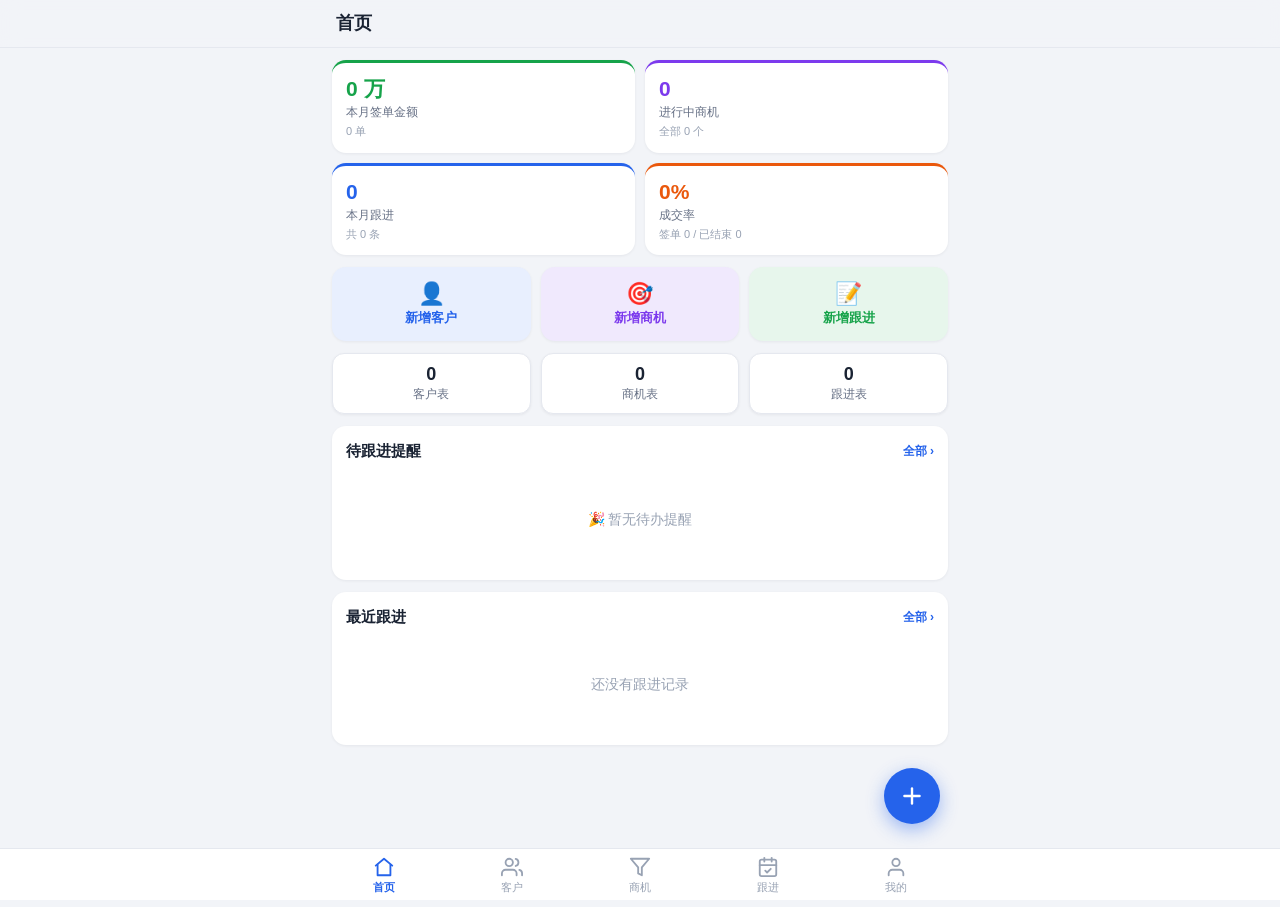
<file: index.html>
<!DOCTYPE html>
<html lang="zh-CN">
<head>
<meta charset="UTF-8">
<meta name="viewport" content="width=device-width, initial-scale=1, viewport-fit=cover">
<meta http-equiv="Content-Security-Policy" content="default-src 'none'; script-src 'sha256-g4y5hjiPkMF875zIWQkfSDegfrwlVhHp/G3r5gX+nCM='; style-src 'sha256-H+c7lkCGeocj+EBAtKJrhsNAoC+y5LlASU/UL9bmKDs='; img-src 'self' data: blob:; font-src 'self'; connect-src 'none'; manifest-src 'self' data:; worker-src 'self'; object-src 'none'; base-uri 'none'; form-action 'none'; frame-src 'none'">
<meta name="referrer" content="no-referrer">
<meta name="theme-color" content="#2563eb">
<meta name="color-scheme" content="light">
<meta name="description" content="商机管家 - 客户、商机进度、跟进提醒与拜访照片管理（纯本地存储）">
<meta name="apple-mobile-web-app-capable" content="yes">
<meta name="apple-mobile-web-app-status-bar-style" content="default">
<meta name="apple-mobile-web-app-title" content="商机管家">
<title>商机管家</title>
<link rel="icon" type="image/png" sizes="192x192" href="icons/icon-192.png">
<link rel="apple-touch-icon" sizes="180x180" href="icons/icon-180.png">
<style>
/* =====================================================
   商机管家 v3.0 · 移动优先样式
   ===================================================== */
:root{
  --bg:#f2f4f8; --card:#ffffff; --line:#e5e8ef;
  --text:#1a2333; --text2:#667085; --text3:#98a2b3;
  --primary:#2563eb; --primary-weak:#e8effe;
  --red:#dc2626; --orange:#ea580c; --green:#16a34a;
  --radius:14px; --shadow:0 1px 3px rgba(16,24,40,.06);
}
*{box-sizing:border-box;-webkit-tap-highlight-color:transparent}
html,body{margin:0;padding:0}
html{-webkit-text-size-adjust:100%}
body{
  font-family:-apple-system,BlinkMacSystemFont,"Segoe UI","PingFang SC","Hiragino Sans GB","Microsoft YaHei",sans-serif;
  background:var(--bg);color:var(--text);font-size:15px;line-height:1.5;
}
button{font-family:inherit;color:inherit}
input,select,textarea{font-family:inherit}
.muted{color:var(--text3);font-weight:400;font-size:12px}
.small{font-size:12px}
em{font-style:normal}
[hidden]{display:none !important}
.sr-only{position:absolute;width:1px;height:1px;padding:0;margin:-1px;overflow:hidden;clip:rect(0,0,0,0);white-space:nowrap;border:0}
.skip-link{position:fixed;left:12px;top:-60px;z-index:500;background:var(--primary);color:#fff;padding:10px 16px;border-radius:10px;text-decoration:none;font-weight:700;transition:top .15s}
.skip-link:focus{top:12px}
:focus-visible{outline:3px solid rgba(37,99,235,.45);outline-offset:2px}
body.modal-open,body.sheet-open{overflow:hidden}

/* ---------- 错误提示条 ---------- */
.js-error{background:#fdeaea;color:#b42318;padding:10px 16px;font-size:13px;font-weight:600;border-bottom:1px solid #fecaca;word-break:break-word;z-index:999;position:relative;display:flex;gap:12px;align-items:flex-start}
.js-error-close{margin-left:auto;background:none;border:none;font-size:20px;line-height:1;color:#b42318;cursor:pointer;padding:0 4px}

/* ---------- 顶部栏 ---------- */
.app-header{position:sticky;top:0;z-index:40;background:rgba(242,244,248,.92);backdrop-filter:blur(10px);-webkit-backdrop-filter:blur(10px);border-bottom:1px solid var(--line)}
.header-inner{max-width:640px;margin:0 auto;padding:10px 16px;display:flex;align-items:center;justify-content:space-between;gap:10px}
#pageTitle{font-size:18px;margin:0;font-weight:700}
.save-state{font-size:11px;color:var(--text3);white-space:nowrap;font-weight:500}
.save-state.ok{color:var(--green)}
.save-state.bad{color:var(--red);font-weight:700}

/* ---------- 主区域 ---------- */
.main{max-width:640px;margin:0 auto;padding:12px 12px 150px;padding:12px 12px calc(150px + env(safe-area-inset-bottom))}
.page{animation:fadeIn .18s ease}
.no-anim .page,.no-anim .modal,.no-anim .sheet{animation:none}
@keyframes fadeIn{from{opacity:0}to{opacity:1}}

/* ---------- 全局状态条 ---------- */
.global-banner{margin-bottom:12px}
.global-banner-inner{border-radius:12px;padding:11px 14px;font-size:13px;line-height:1.6;border:1px solid transparent}
.banner-red{background:#fdeaea;color:#9f1d1d;border-color:#fecaca}
.banner-orange{background:#fff7e6;color:#9a4d00;border-color:#ffe1a8}
.banner-blue{background:var(--primary-weak);color:#1d4ed8;border-color:#cdddfb}
.banner-text{word-break:break-word}
.banner-actions{display:flex;flex-wrap:wrap;gap:8px;margin-top:8px}
.banner-btn{border:1px solid currentColor;background:transparent;color:inherit;border-radius:8px;padding:5px 10px;font-size:12px;font-weight:700;cursor:pointer}
.banner-btn:active{opacity:.75}

/* ---------- 底部导航 ---------- */
.tabbar{position:fixed;bottom:0;left:0;right:0;z-index:40;background:#fff;border-top:1px solid var(--line);padding-bottom:0;padding-bottom:env(safe-area-inset-bottom);display:flex;justify-content:center}
.tabbar-inner{width:100%;max-width:640px;display:flex}
.tab{flex:1;display:flex;flex-direction:column;align-items:center;gap:2px;padding:7px 0 5px;background:none;border:none;color:#98a2b3;font-size:11px;cursor:pointer}
.tab svg{width:22px;height:22px}
.tab.active{color:var(--primary);font-weight:600}

/* ---------- 悬浮按钮 ---------- */
.fab{position:fixed;bottom:76px;bottom:calc(env(safe-area-inset-bottom) + 76px);right:max(20px,calc((100vw - 640px)/2 + 20px));width:56px;height:56px;border-radius:50%;background:var(--primary);color:#fff;border:none;box-shadow:0 6px 18px rgba(37,99,235,.42);display:flex;align-items:center;justify-content:center;z-index:45;cursor:pointer;transition:transform .15s}
.fab:active{transform:scale(.93)}
.fab svg{width:26px;height:26px}

/* ---------- 卡片 ---------- */
.card{background:var(--card);border-radius:var(--radius);padding:14px;margin-bottom:12px;box-shadow:var(--shadow)}
.card-title{font-size:15px;font-weight:700;margin-bottom:10px;display:flex;justify-content:space-between;align-items:center;gap:8px}
.card-sub{font-size:12px;color:var(--text3);font-weight:600;margin:8px 0 2px}
.title-tag{margin-left:8px;vertical-align:1px}
.pad-top{margin-top:8px}
.hint{font-size:12px;color:var(--text3);line-height:1.6;margin:8px 0 0}
.link-btn{background:none;border:none;color:var(--primary);font-size:12px;font-weight:600;cursor:pointer;padding:2px 0}

/* ---------- 首页统计 ---------- */
.stats-grid{display:grid;grid-template-columns:1fr 1fr;gap:10px;margin-bottom:12px}
.stat{background:var(--card);border-radius:var(--radius);padding:13px 14px;box-shadow:var(--shadow);border-top:3px solid transparent}
.stat-v{font-size:21px;font-weight:800;line-height:1.2;word-break:break-all;color:var(--text)}
.stat-l{font-size:12px;color:var(--text2);margin-top:2px}
.stat-s{font-size:11px;color:var(--text3);margin-top:2px}
.stat-green{border-top-color:var(--green)} .stat-green .stat-v{color:var(--green)}
.stat-violet{border-top-color:#7c3aed} .stat-violet .stat-v{color:#7c3aed}
.stat-blue{border-top-color:var(--primary)} .stat-blue .stat-v{color:var(--primary)}
.stat-orange{border-top-color:var(--orange)} .stat-orange .stat-v{color:var(--orange)}

.quick-actions{display:grid;grid-template-columns:1fr 1fr 1fr;gap:10px;margin-bottom:12px}
.qa{display:flex;flex-direction:column;align-items:center;gap:2px;padding:14px 8px;border-radius:var(--radius);border:none;font-size:13px;font-weight:600;cursor:pointer;background:#fff;box-shadow:var(--shadow)}
.qa:active{transform:scale(.97)}
.qa-ico{font-size:22px}
.qa-blue{background:var(--primary-weak);color:var(--primary)}
.qa-violet{background:#f0e9fd;color:#7c3aed}
.qa-green{background:#e7f6ec;color:#16a34a}

/* 三张表快捷入口 */
.table-shortcuts{display:grid;grid-template-columns:1fr 1fr 1fr;gap:10px;margin-bottom:12px}
.table-shortcut{display:flex;flex-direction:column;align-items:center;gap:1px;padding:10px 6px;border-radius:12px;border:1px solid var(--line);background:#fff;cursor:pointer;box-shadow:var(--shadow)}
.table-shortcut b{font-size:18px;color:var(--text)}
.table-shortcut span{font-size:12px;color:var(--text2)}
.table-shortcut:active{background:#fafbfc}

/* ---------- 阶段颜色 ---------- */
.st-lead{--st:#64748b;--stw:#eef1f5}
.st-need{--st:#0284c7;--stw:#e3f3fc}
.st-intent{--st:#0d9488;--stw:#e2f5f2}
.st-plan{--st:#7c3aed;--stw:#f0e9fd}
.st-quote{--st:#ea580c;--stw:#fef0e5}
.st-bid{--st:#dc2626;--stw:#fdeaea}
.st-deal{--st:#16a34a;--stw:#e7f6ec}
.st-lost{--st:#9ca3af;--stw:#f2f3f5}
.st-badge{background:var(--stw);color:var(--st);font-size:12px;padding:2px 8px;border-radius:6px;font-weight:600;white-space:nowrap}

/* ---------- 标签 ---------- */
.tag{display:inline-block;font-size:11px;padding:2px 8px;border-radius:999px;font-weight:600;white-space:nowrap}
.tag-red{background:#fdeaea;color:#dc2626}
.tag-orange{background:#fef0e5;color:#ea580c}
.tag-green{background:#e7f6ec;color:#16a34a}
.tag-blue{background:#e8effe;color:#2563eb}
.tag-slate{background:#eef1f5;color:#64748b}

/* ---------- 按钮 ---------- */
.btn{padding:10px 16px;border-radius:10px;font-size:15px;border:1px solid var(--line);background:#fff;font-weight:600;cursor:pointer;text-align:center}
.btn:active{opacity:.85}
.btn:disabled{opacity:.55;cursor:not-allowed}
.btn.primary{background:var(--primary);border-color:var(--primary);color:#fff}
.btn.ghost{background:transparent}
.btn.danger{background:var(--red);border-color:var(--red);color:#fff}
.btn.danger-text{color:var(--red);border-color:#fecaca}
.mini-btn{padding:6px 12px;border-radius:8px;border:1px solid var(--line);background:#fff;color:var(--text);font-size:12px;font-weight:600;cursor:pointer;white-space:nowrap}
.mini-btn:active{opacity:.8}
.mini-btn.primary{background:var(--primary);border-color:var(--primary);color:#fff}
.mini-btn.ghost{background:transparent}

/* ---------- 列表项 ---------- */
.item{background:var(--card);border-radius:var(--radius);padding:13px;margin-bottom:10px;box-shadow:var(--shadow);cursor:pointer}
.item:active{background:#fafbfc}

.cust-top{display:flex;gap:10px;align-items:center}
.avatar{width:40px;height:40px;border-radius:50%;background:var(--primary-weak);color:var(--primary);display:flex;align-items:center;justify-content:center;font-weight:700;font-size:16px;flex:none}
.avatar.big{width:50px;height:50px;font-size:20px}
.cust-info{min-width:0;flex:1}
.cust-name{font-weight:700;font-size:15px}
.cust-sub{font-size:12px;color:var(--text2);white-space:nowrap;overflow:hidden;text-overflow:ellipsis}
.cust-tags{display:flex;flex-wrap:wrap;gap:6px;margin-top:9px}
.cust-arrow{margin-left:auto;color:#c2c8d2;font-size:20px;flex:none}
.code-tag{display:inline-block;margin-left:6px;font-size:10px;color:#8a94a6;background:#f2f4f8;border-radius:4px;padding:1px 5px;vertical-align:2px;font-weight:500}
.lvl{display:inline-block;margin-left:6px;font-size:11px;font-weight:700;padding:1px 6px;border-radius:5px;vertical-align:2px}
.lvl-A{background:#fdeaea;color:#dc2626}
.lvl-B{background:#e8effe;color:#2563eb}
.lvl-C{background:#eef1f5;color:#64748b}
.lvl-D{background:#f3f0e8;color:#8a6d1d}

/* ---------- 商机 ---------- */
.opp-top{display:flex;gap:8px;align-items:center;margin-bottom:5px}
.opp-name{font-weight:700;font-size:15px;flex:1;min-width:0;overflow:hidden;text-overflow:ellipsis;white-space:nowrap}
.opp-cust{font-size:12px;color:var(--text2);margin-bottom:7px}
.opp-meta{display:flex;align-items:center;gap:8px;flex-wrap:wrap;margin-bottom:9px}
.opp-amt{font-weight:800;font-size:16px;color:#1d4ed8}
.opp-foot{display:flex;justify-content:space-between;align-items:center;gap:8px;flex-wrap:wrap}
.opp-btns{display:flex;gap:6px}

/* ---------- 跟进记录 ---------- */
.rec-head{display:flex;align-items:center;gap:8px;margin-bottom:5px}
.type-badge{display:inline-block;background:#eef1f5;color:#475467;font-size:12px;padding:2px 8px;border-radius:6px;font-weight:600;flex:none}
.rec-cust{font-weight:700;font-size:14px;min-width:0;overflow:hidden;text-overflow:ellipsis;white-space:nowrap}
.rec-cust em{color:var(--text3);font-weight:400;font-size:12px}
.rec-content{font-size:13px;color:#344054;display:-webkit-box;-webkit-line-clamp:2;-webkit-box-orient:vertical;overflow:hidden;margin-bottom:7px;word-break:break-word}
.rec-foot{display:flex;justify-content:space-between;align-items:center;gap:8px;flex-wrap:wrap}
.tl-item{position:relative;margin-left:6px;padding-left:14px;border-left:2px solid var(--line);margin-bottom:10px}
.tl-item .tl-dot{position:absolute;left:-6px;top:14px;width:10px;height:10px;border-radius:50%;background:var(--primary);border:2px solid #fff}
.rec-time{font-size:11px;margin-top:2px}
.rec-sub{font-size:12px;color:#475467;background:#f7f8fa;border-radius:8px;padding:6px 8px;margin-top:6px;line-height:1.5}

/* ---------- 搜索与筛选 ---------- */
.searchbar{margin-bottom:10px}
.search{width:100%;padding:10px 14px;border-radius:12px;border:1px solid var(--line);background:#fff;font-size:16px;color:var(--text);outline:none;-webkit-appearance:none}
.search:focus{border-color:var(--primary);box-shadow:0 0 0 3px rgba(37,99,235,.12)}
.chips{display:flex;gap:8px;overflow-x:auto;padding:2px 2px 10px;scrollbar-width:none;margin-bottom:2px}
.chips::-webkit-scrollbar{display:none}
.chip{flex:none;padding:6px 12px;border-radius:999px;border:1px solid var(--line);background:#fff;color:var(--text2);font-size:13px;cursor:pointer;display:flex;gap:6px;align-items:center}
.chip i{font-style:normal;font-size:11px;background:#eef1f5;color:#667085;border-radius:999px;padding:0 6px;line-height:16px}
.chip.active{background:var(--primary);border-color:var(--primary);color:#fff}
.chip.active i{background:rgba(255,255,255,.28);color:#fff}

/* ---------- 空状态 ---------- */
.empty{padding:36px 12px;text-align:center;color:var(--text3);font-size:14px}

/* ---------- 视图切换 ---------- */
.viewbar{display:flex;gap:8px;margin-bottom:10px}
.viewbtn{flex:1;padding:8px 0;border-radius:10px;border:1px solid var(--line);background:#fff;color:var(--text2);font-size:14px;font-weight:600;cursor:pointer}
.viewbtn.on{background:var(--primary);border-color:var(--primary);color:#fff}

/* ---------- 表格视图 ---------- */
.table-hint{font-size:11px;color:var(--text3);text-align:right;margin:0 2px 6px}
.table-wrap{background:#fff;border-radius:var(--radius);box-shadow:var(--shadow);overflow:auto;max-height:72vh;-webkit-overflow-scrolling:touch;margin-bottom:12px}
.data-table{width:100%;min-width:780px;border-collapse:separate;border-spacing:0;font-size:12.5px}
.data-table caption{text-align:left}
.data-table th{position:sticky;top:0;z-index:2;background:#f8fafc;color:#475467;font-weight:700;text-align:left;padding:10px 12px;border-bottom:1px solid var(--line);white-space:nowrap}
.data-table td{padding:10px 12px;border-bottom:1px solid #f1f3f7;vertical-align:middle;color:#344054}
.data-table tr:last-child td{border-bottom:none}
.data-table tbody tr{cursor:pointer}
.data-table tbody tr:nth-child(even){background:#fcfdff}
.data-table tbody tr:hover,.data-table tbody tr:focus{background:#f5f8ff;outline:none}
.data-table th:first-child,.data-table td:first-child{position:sticky;left:0;z-index:1;background:#fff;box-shadow:1px 0 0 var(--line)}
.data-table th:first-child{background:#f8fafc;z-index:3}
.data-table tbody tr:nth-child(even) td:first-child{background:#fcfdff}
.data-table tbody tr:hover td:first-child,.data-table tbody tr:focus td:first-child{background:#f5f8ff}
.data-table .num{text-align:right;font-variant-numeric:tabular-nums;font-weight:700;color:#1d4ed8}
.data-table .nowrap{white-space:nowrap}
.data-table .cell-wide{min-width:260px;max-width:420px;word-break:break-word}
@media (min-width:760px){.table-hint{display:none}}

/* ---------- 看板 ---------- */
.kanban{display:flex;gap:10px;overflow-x:auto;padding:2px 2px 14px;scroll-snap-type:x proximity;-webkit-overflow-scrolling:touch}
.kanban-col{flex:0 0 76vw;max-width:290px;background:#eaeef5;border-radius:14px;padding:8px;scroll-snap-align:start;display:flex;flex-direction:column;max-height:62vh;transition:background .15s}
.kanban-col.over{background:#e3edff;outline:2px dashed var(--primary);outline-offset:-2px}
.kanban-head{display:flex;align-items:center;justify-content:space-between;padding:2px 6px 8px;font-size:13px}
.kanban-title{font-weight:700;color:var(--st)}
.kanban-head b{font-size:12px;color:var(--text3);background:#fff;border-radius:999px;padding:0 7px;line-height:18px}
.kanban-body{overflow-y:auto;flex:1;display:flex;flex-direction:column;gap:8px;padding-bottom:4px}
.kanban-card{background:#fff;border-radius:12px;padding:9px 10px;box-shadow:var(--shadow);font-size:13px;cursor:pointer}
.kanban-card:active{opacity:.9}
.kanban-card-top{display:flex;gap:6px;align-items:flex-start}
.drag-grip{flex:none;color:#98a2b3;font-size:16px;line-height:18px;cursor:grab;touch-action:none;user-select:none;padding:0 2px}
.kanban-card-name{font-weight:700;font-size:13px;line-height:1.35;word-break:break-word}
.kanban-card-cust{font-size:12px;color:var(--text2);margin-top:3px}
.kanban-card-meta{display:flex;align-items:center;gap:6px;margin-top:5px}
.kanban-amt{font-weight:800;color:#1d4ed8;font-size:14px}
.kanban-date{font-size:11px;color:var(--text3);margin-top:3px}
.kanban-empty{border:1.5px dashed #cfd6e2;border-radius:10px;color:#a8b1c0;font-size:12px;text-align:center;padding:14px 6px}
.kanban-card.ghost{position:fixed;z-index:300;pointer-events:none;box-shadow:0 12px 30px rgba(15,23,42,.28);transform:rotate(2deg);opacity:.96;background:#fff}
.kanban-card.dragging-src{opacity:.35}
body.dragging{user-select:none;-webkit-user-select:none;overflow:hidden}

/* ---------- 提醒 ---------- */
.remind-row{display:flex;align-items:center;gap:8px;padding:9px 0;border-bottom:1px solid #f2f4f8;flex-wrap:wrap}
.remind-row:last-child{border-bottom:none}
.remind-main{flex:1;min-width:180px}
.remind-text{font-size:13px;font-weight:600;white-space:nowrap;overflow:hidden;text-overflow:ellipsis}
.mini-follow{display:flex;align-items:center;gap:8px;padding:8px 0;border-bottom:1px solid #f2f4f8;font-size:13px;cursor:pointer;background:none;border-left:none;border-right:none;border-top:none;width:100%;text-align:left}
.mini-follow:last-child{border-bottom:none}
.mini-follow-text{flex:1;min-width:0;white-space:nowrap;overflow:hidden;text-overflow:ellipsis}

/* ---------- 照片 ---------- */
.photo-grid{display:flex;flex-wrap:wrap;gap:8px;margin-top:6px}
.photo-thumb-btn{padding:0;border:none;background:none;cursor:pointer;border-radius:8px}
.photo-thumb{width:64px;height:64px;border-radius:8px;object-fit:cover;border:1px solid var(--line);display:block;cursor:pointer}
.photo-thumb.missing{display:flex;align-items:center;justify-content:center;background:#f2f4f8;color:var(--text3);font-size:11px;cursor:default}
.photo-more{display:flex;align-items:center;justify-content:center;width:48px;height:64px;color:var(--text2);font-size:12px;font-weight:700;background:#f2f4f8;border:1px dashed var(--line);border-radius:8px;cursor:pointer}
.photo-item{position:relative;width:72px;height:72px}
.photo-item img{width:72px;height:72px;border-radius:8px;object-fit:cover;border:1px solid var(--line)}
.photo-missing{display:flex;align-items:center;justify-content:center;width:72px;height:72px;border-radius:8px;background:#f2f4f8;color:var(--text3);font-size:11px;border:1px dashed var(--line)}
.photo-del{position:absolute;top:-6px;right:-6px;width:22px;height:22px;border-radius:50%;background:rgba(17,24,39,.82);color:#fff;font-size:14px;line-height:20px;text-align:center;cursor:pointer;font-weight:400;border:2px solid #fff;padding:0}
.full-img{width:100%;border-radius:12px;display:block;margin-bottom:10px;background:#f2f4f8}
.photo-status{font-size:12px;margin-top:8px;color:var(--text2)}
.photo-status.warn{color:var(--orange)}
.file-input{margin-top:8px;font-size:14px;border:none;padding:0;max-width:100%}
.pv-nav{display:flex;gap:10px;margin-bottom:10px}
.pv-nav .btn{flex:1}
.pv-thumbs{display:flex;gap:8px;overflow-x:auto;padding-bottom:6px;margin-bottom:10px}
.pv-thumb{flex:none;width:54px;height:54px;border-radius:8px;border:2px solid transparent;padding:0;overflow:hidden;background:#f2f4f8;cursor:pointer}
.pv-thumb.on{border-color:var(--primary)}
.pv-thumb img{width:100%;height:100%;object-fit:cover;display:block}
.pv-thumb span{font-size:10px;color:var(--text3)}

/* ---------- 底部抽屉（客户详情） ---------- */
.backdrop{position:fixed;inset:0;background:rgba(15,23,42,.45);z-index:50;animation:fadeIn .18s ease}
.sheet{position:fixed;left:50%;transform:translateX(-50%);bottom:0;width:100%;max-width:640px;max-height:88vh;max-height:88dvh;background:#fff;border-radius:20px 20px 0 0;z-index:60;overflow-y:auto;padding:6px 16px 20px;padding:6px 16px calc(20px + env(safe-area-inset-bottom));animation:slideUp .22s ease}
.sheet-handle{width:40px;height:4px;border-radius:999px;background:#d9dde5;margin:6px auto 10px}
@keyframes slideUp{from{transform:translateX(-50%) translateY(60px);opacity:.5}to{transform:translateX(-50%) translateY(0);opacity:1}}
.sheet-close{position:sticky;top:2px;float:right;z-index:2;width:34px;height:34px;border-radius:50%;border:none;background:#f2f4f8;color:var(--text2);font-size:20px;line-height:1;cursor:pointer}
.sheet-head{display:flex;gap:12px;align-items:center;margin:4px 0 10px}
.sheet-actions{display:grid;grid-template-columns:1fr 1fr;gap:8px;margin:14px 0}
.info-row{display:flex;align-items:center;gap:8px;padding:9px 0;border-bottom:1px solid #f2f4f8;font-size:14px;text-decoration:none;color:var(--text);word-break:break-word}
.info-row span{flex:none}
.info-row em{margin-left:auto;color:var(--primary);font-weight:600;font-size:13px}
.mini-opp{display:flex;align-items:center;gap:8px;width:100%;background:none;border:none;border-bottom:1px solid #f2f4f8;padding:9px 0;cursor:pointer;text-align:left;font-size:14px}
.mini-opp:last-child{border-bottom:none}
.mini-opp-name{flex:1;min-width:0;overflow:hidden;text-overflow:ellipsis;white-space:nowrap;font-weight:600}
.mini-opp b{font-size:13px;color:#1d4ed8}
.mini-rec{width:100%;background:none;border:none;border-bottom:1px solid #f2f4f8;padding:9px 0;cursor:pointer;text-align:left}
.mini-rec:last-child{border-bottom:none}
.mini-rec-top{display:flex;align-items:center;gap:8px;margin-bottom:3px;flex-wrap:wrap}
.mini-rec-content{font-size:13px;color:#344054;text-align:left}

/* ---------- 弹窗 ---------- */
.modal-wrap{position:fixed;inset:0;z-index:70;display:flex;align-items:flex-end;justify-content:center}
.modal{position:relative;background:#fff;width:100%;max-width:640px;max-height:90vh;max-height:90dvh;overflow-y:auto;border-radius:20px 20px 0 0;padding:16px 16px 20px;padding:16px 16px calc(20px + env(safe-area-inset-bottom));animation:slideUp .22s ease}
.modal-x{position:sticky;top:0;float:right;z-index:3;width:34px;height:34px;border-radius:50%;border:none;background:#f2f4f8;color:var(--text2);font-size:20px;line-height:1;cursor:pointer;margin:-4px -4px 0 8px}
.modal-head{font-weight:700;font-size:17px;margin-bottom:14px;padding-right:38px}
.modal-sub{font-size:12px;color:var(--text3);margin:-8px 0 12px;line-height:1.6}
.modal-actions{margin:0 0 10px}
.confirm-msg{font-size:14px;color:#344054;line-height:1.7;margin-bottom:16px;word-break:break-word;white-space:pre-line}
.form-btns{display:flex;gap:10px;margin-top:16px}
.form-btns .btn{flex:1}
.form-btns .spacer{flex:2}
.form-btns .btn.danger-text{flex:1.4}
.form-stack{display:flex;flex-direction:column;gap:10px}

/* ---------- 表单 ---------- */
.field{margin-bottom:13px}
.field-top{margin-top:12px}
.field>label{display:block;font-size:13px;color:var(--text2);margin-bottom:6px;font-weight:600}
.field input,.field select,.field textarea{width:100%;border:1px solid var(--line);border-radius:10px;padding:10px 12px;font-size:16px;background:#fff;color:var(--text);outline:none;-webkit-appearance:none}
.field textarea{resize:vertical;font-size:15px}
.field input:focus,.field select:focus,.field textarea:focus{border-color:var(--primary);box-shadow:0 0 0 3px rgba(37,99,235,.12)}
.req{color:var(--red);font-style:normal;margin-left:2px}
.seg{display:flex;flex-wrap:wrap;gap:8px}
.seg-btn{padding:8px 14px;border-radius:999px;border:1px solid var(--line);background:#fff;color:var(--text2);font-size:13px;font-weight:600;cursor:pointer}
.seg-btn.on{background:var(--primary);border-color:var(--primary);color:#fff}
.stage-chips{display:flex;flex-wrap:wrap;gap:8px}
.st-chip{padding:7px 13px;border-radius:999px;border:1px solid var(--line);background:#fff;color:var(--text2);font-size:13px;font-weight:600;cursor:pointer}
.st-chip.on{background:var(--stw);color:var(--st);border-color:var(--st)}
.quick-row{display:flex;flex-wrap:wrap;gap:8px;margin-top:8px}

/* ---------- 时间线（阶段历史） ---------- */
.timeline{margin-top:4px}
.history-card{box-shadow:none;border:1px solid var(--line)}
.history-card .tl-item{border-left-color:var(--line);padding-bottom:6px}

/* ---------- 我的 ---------- */
.kv{display:flex;justify-content:space-between;align-items:center;gap:12px;padding:9px 0;border-bottom:1px solid #f2f4f8;font-size:14px}
.kv:last-child{border-bottom:none}
.kv b{font-size:14px;text-align:right}
.row-btn{display:flex;align-items:center;gap:10px;width:100%;background:none;border:none;border-bottom:1px solid #f2f4f8;padding:13px 2px;font-size:15px;cursor:pointer;text-align:left}
.row-btn:last-child{border-bottom:none}
.row-btn:active{opacity:.7}
.row-btn span{flex:none}
.row-btn em{margin-left:auto;color:var(--text3)}
.row-btn.danger{color:var(--red)}
.help{margin-bottom:8px;font-size:14px}
.help summary{cursor:pointer;font-weight:600;color:var(--text);padding:4px 0}
.help-body{padding:6px 0 6px 12px;color:var(--text2);font-size:13px;line-height:1.7;border-left:3px solid var(--primary-weak);margin-top:4px}
.about{text-align:center;color:var(--text3);font-size:12px;margin:18px 0 6px;line-height:1.8}

/* ---------- 成员 ---------- */
.member-list{display:flex;flex-wrap:wrap;gap:8px;margin-top:8px}
.member-chip{background:#f2f4f8;color:#475467;font-size:13px;padding:5px 10px;border-radius:999px;font-weight:600}
.member-chip.me{background:var(--primary-weak);color:var(--primary)}
.member-del{background:none;border:none;color:#98a2b3;margin-left:4px;cursor:pointer;font-weight:400;font-size:15px;padding:0 2px}

/* ---------- 诊断 ---------- */
.diag-pre{background:#f7f8fa;border:1px solid var(--line);border-radius:10px;padding:10px;font-size:12px;line-height:1.7;white-space:pre-wrap;word-break:break-word;margin:0 0 12px;font-family:Consolas,Menlo,monospace}

/* ---------- 提示条 ---------- */
#toast{position:fixed;top:auto;bottom:calc(env(safe-area-inset-bottom) + 86px);left:50%;transform:translateX(-50%) translateY(10px);background:rgba(17,24,39,.94);color:#fff;padding:10px 18px;border-radius:12px;font-size:14px;z-index:200;opacity:0;pointer-events:none;transition:opacity .2s,transform .2s;max-width:86vw;text-align:center;word-break:break-word}
#toast.show{opacity:1;transform:translateX(-50%) translateY(0)}

/* ---------- 响应式 / 动效偏好 ---------- */
@media (max-width:360px){
  .stats-grid{gap:8px}
  .stat{padding:11px}
  .stat-v{font-size:19px}
  .qa{padding:12px 4px;font-size:12px}
  .main{padding-left:8px;padding-right:8px}
}
@media (prefers-reduced-motion:reduce){
  *,*::before,*::after{animation-duration:.001ms !important;animation-iteration-count:1 !important;transition-duration:.001ms !important}
  .page{animation:none}
}

</style>
</head>
<body>
<a class="skip-link" href="#main">跳到主要内容</a>
<noscript><div class="js-error">⚠️ 此应用需要启用 JavaScript，请在浏览器设置中开启后重新打开。</div></noscript>
<div id="js-error" class="js-error" role="alert" hidden>
  <span id="jsErrorText"></span>
  <button type="button" id="jsErrorClose" class="js-error-close" aria-label="关闭错误提示">×</button>
</div>

<header class="app-header">
  <div class="header-inner">
    <h1 id="pageTitle">首页</h1>
    <span id="saveState" class="save-state" aria-live="polite"></span>
  </div>
</header>

<main id="main" class="main">
  <div id="globalBanner" class="global-banner" aria-live="polite" hidden></div>

  <section class="page" id="page-home" data-title="首页" aria-labelledby="pageTitle"></section>

  <section class="page" id="page-customers" data-title="客户" hidden aria-labelledby="pageTitle">
    <div class="searchbar"><label class="sr-only" for="custQuery">搜索客户</label>
      <input id="custQuery" class="search" type="search" placeholder="搜索客户姓名、联系人、电话、编号" autocomplete="off"></div>
    <div class="viewbar" id="custViewBar" role="group" aria-label="客户视图"></div>
    <div id="custList"></div>
  </section>

  <section class="page" id="page-opps" data-title="商机" hidden aria-labelledby="pageTitle">
    <div class="searchbar"><label class="sr-only" for="oppQuery">搜索商机</label>
      <input id="oppQuery" class="search" type="search" placeholder="搜索商机或客户" autocomplete="off"></div>
    <div class="viewbar" id="oppViewBar" role="group" aria-label="商机视图"></div>
    <div class="chips" id="oppStageChips" aria-label="按阶段筛选" hidden></div>
    <div id="oppKanban"></div>
    <div id="oppList" hidden></div>
  </section>

  <section class="page" id="page-records" data-title="跟进" hidden aria-labelledby="pageTitle">
    <div class="searchbar"><label class="sr-only" for="recQuery">搜索跟进记录</label>
      <input id="recQuery" class="search" type="search" placeholder="搜索记录内容或客户" autocomplete="off"></div>
    <div class="viewbar" id="recViewBar" role="group" aria-label="跟进视图"></div>
    <div class="chips" id="recTypeChips" aria-label="按类型筛选"></div>
    <div id="recList"></div>
  </section>

  <section class="page" id="page-more" data-title="我的" hidden aria-labelledby="pageTitle">
    <div id="moreBody"></div>
  </section>
</main>

<button id="fab" class="fab" hidden aria-label="新增记录">
  <svg viewBox="0 0 24 24" fill="none" stroke="currentColor" stroke-width="2.2" stroke-linecap="round" aria-hidden="true"><line x1="12" y1="5" x2="12" y2="19"/><line x1="5" y1="12" x2="19" y2="12"/></svg>
</button>

<nav class="tabbar" aria-label="主导航">
  <div class="tabbar-inner">
    <button type="button" class="tab active" data-page="home" aria-current="page">
      <svg viewBox="0 0 24 24" fill="none" stroke="currentColor" stroke-width="2" stroke-linecap="round" stroke-linejoin="round" aria-hidden="true"><path d="M3 10.5 12 3l9 7.5"/><path d="M5 9.5V21h14V9.5"/></svg>
      <span>首页</span>
    </button>
    <button type="button" class="tab" data-page="customers">
      <svg viewBox="0 0 24 24" fill="none" stroke="currentColor" stroke-width="2" stroke-linecap="round" stroke-linejoin="round" aria-hidden="true"><path d="M17 21v-2a4 4 0 0 0-4-4H5a4 4 0 0 0-4 4v2"/><circle cx="9" cy="7" r="4"/><path d="M23 21v-2a4 4 0 0 0-3-3.87"/><path d="M16 3.13a4 4 0 0 1 0 7.75"/></svg>
      <span>客户</span>
    </button>
    <button type="button" class="tab" data-page="opps">
      <svg viewBox="0 0 24 24" fill="none" stroke="currentColor" stroke-width="2" stroke-linecap="round" stroke-linejoin="round" aria-hidden="true"><polygon points="22 3 2 3 10 12.46 10 19 14 21 14 12.46 22 3"/></svg>
      <span>商机</span>
    </button>
    <button type="button" class="tab" data-page="records">
      <svg viewBox="0 0 24 24" fill="none" stroke="currentColor" stroke-width="2" stroke-linecap="round" stroke-linejoin="round" aria-hidden="true"><rect x="3" y="4" width="18" height="18" rx="2"/><line x1="16" y1="2" x2="16" y2="6"/><line x1="8" y1="2" x2="8" y2="6"/><line x1="3" y1="10" x2="21" y2="10"/><polyline points="9 16 11 18 15 14"/></svg>
      <span>跟进</span>
    </button>
    <button type="button" class="tab" data-page="more">
      <svg viewBox="0 0 24 24" fill="none" stroke="currentColor" stroke-width="2" stroke-linecap="round" stroke-linejoin="round" aria-hidden="true"><path d="M20 21v-2a4 4 0 0 0-4-4H8a4 4 0 0 0-4 4v2"/><circle cx="12" cy="7" r="4"/></svg>
      <span>我的</span>
    </button>
  </div>
</nav>

<!-- 客户详情底部抽屉 -->
<div id="backdrop" class="backdrop" hidden></div>
<div id="sheet" class="sheet" role="dialog" aria-modal="true" aria-label="客户详情" hidden>
  <div class="sheet-handle" aria-hidden="true"></div>
  <div id="sheetBody"></div>
</div>

<!-- 通用弹窗（表单/确认） -->
<div id="modalBackdrop" class="backdrop" hidden></div>
<div class="modal-wrap" id="modalWrap" hidden>
  <div class="modal" id="modalBox" role="dialog" aria-modal="true" aria-label="对话框"></div>
</div>

<div id="toast" role="status" aria-live="polite" aria-atomic="true" hidden></div>
<input type="file" id="importInput" accept=".json,application/json" hidden>

<script>
/* =====================================================
   商机管家 v3.0 · LED 光电销售 CRM
   客户 / 商机 / 跟进记录 / 提醒 / 拜访照片

   v3 重点：
   - 文字数据 localStorage + 照片 IndexedDB 分离存储
   - schemaVersion + 迁移、损坏数据保留、自动快照、保存失败常驻告警
   - 客户 / 商机 / 跟进 三张真正的表格视图
   - 全量转义、CSP 收紧、CSV 公式注入防护
   - 提醒可设到分钟、浏览器通知、日历 (.ics) 导出
   ===================================================== */
'use strict';

/* ==================== 构建信息 ==================== */
const APP_VERSION = 'v3.0';
const BUILD_ID = '9ffbb8f32a';
const BUILD_TIME = '2026-11-16 18:32';
const BUILD_LABEL = BUILD_ID.indexOf('__') === 0 ? '开发版' : BUILD_ID;
const BUILD_TIME_LABEL = BUILD_TIME.indexOf('__') === 0 ? '开发版' : BUILD_TIME;

const SCHEMA_VERSION = 3;
const DB_KEY = 'shangji-crm-v3';
const LEGACY_V2_KEY = 'shangji-crm-v2';
const LEGACY_V1_KEY = 'shangji-crm-db-v1';
const CORRUPT_PREFIX = DB_KEY + '.corrupt.';
const NOTIFY_SESSION_KEY = 'shangji-crm-notified';

/* ==================== 业务常量 ==================== */
const STAGES = [
  {id:'lead',  name:'线索', cls:'st-lead'},
  {id:'need',  name:'需求', cls:'st-need'},
  {id:'intent',name:'意向', cls:'st-intent'},
  {id:'plan',  name:'方案', cls:'st-plan'},
  {id:'quote', name:'报价', cls:'st-quote'},
  {id:'bid',   name:'投标', cls:'st-bid'},
  {id:'deal',  name:'签单', cls:'st-deal'}
];
const STAGE_RULES = {
  intent: {days:5, text:'意向阶段：5 天后推进方案沟通'},
  quote:  {days:3, text:'报价阶段：3 天后跟进客户对报价的反馈'},
  bid:    {days:2, text:'投标阶段：2 天后跟进投标进展'},
  deal:   {days:7, text:'已签单：7 天后回访维护关系'}
};
const OPP_STATUS = ['进行中','丢单','暂停'];
const INDUSTRIES = ['照明','工程','经销商','其他'];
const SOURCES = ['展会','老客户转介绍','网络','上门陌拜'];
const LEVELS = [['A','A 高价值'],['B','B 普通'],['C','C 潜力'],['D','D 休眠']];
const CATEGORIES = ['LED投光灯','LED路灯','LED工矿灯','LED洗墙灯','LED线条灯','LED显示屏','驱动电源','智能控制系统','其他'];
const FOLLOW_TYPES = ['电话沟通','微信','线上会议','上门拜访'];
const PHOTO_MAX = 12;
const PHOTO_EDGE = 1000;
const PHOTO_QUALITY = 0.68;
const PHOTO_MAX_BYTES = 25 * 1024 * 1024;
const MAX_IMPORT_BYTES = 80 * 1024 * 1024;

/* ==================== 运行状态 ==================== */
let db = emptyDB();
let photoCache = new Map();          /* photoId -> dataUrl */
let pendingPhotos = [];              /* 迁移/导入时从备份里读出的照片 */
let photoMode = 'unknown';           /* unknown | idb | none */
let legacySourceKey = '';            /* 迁移成功后需要删除的旧键 */
let photoMigrationFailed = false;
let corruptInfo = null;              /* {raw, key, error} */
let lastSnapshotAt = 0;
let orphanSweepTimer = null;
let toastTimer = null;
let fatalTimer = null;
let storageProbe = {done:false, ok:false, reason:''};

const state = {
  page: 'home',
  custQuery: '', custView: 'list',
  oppQuery: '', oppStage: 'all', oppView: 'kanban',
  recQuery: '', recType: 'all', recView: 'timeline',
  helpOpen: {}
};

const runtime = {
  saveError: null,
  lastSavedAt: 0,
  unsaved: false,
  photoBusy: false,
  modalOpen: false,
  modalOnClose: null,
  lastFocus: null,
  swStatus: 'unknown',
  notificationsTried: new Set()
};

const dirtyPages = new Set(['home','customers','opps','records','more']);

/* ==================== 基础工具 ==================== */
const $ = s => document.querySelector(s);
const $$ = s => Array.from(document.querySelectorAll(s));
function show(el){ if(el) el.hidden = false; }
function hide(el){ if(el) el.hidden = true; }
function esc(s){
  return String(s == null ? '' : s).replace(/[&<>"']/g, c => (
    {'&':'&amp;','<':'&lt;','>':'&gt;','"':'&quot;',"'":'&#39;'}[c]
  ));
}
function pad2(n){ n = String(n); return n.length < 2 ? '0' + n : n; }
function pad4(n){ n = String(n); while(n.length < 4) n = '0' + n; return n; }
function todayStr(){
  const d = new Date();
  return d.getFullYear() + '-' + pad2(d.getMonth()+1) + '-' + pad2(d.getDate());
}
function nowStr(){
  const d = new Date();
  return todayStr() + ' ' + pad2(d.getHours()) + ':' + pad2(d.getMinutes());
}
function nowInput(){
  return todayStr() + 'T' + pad2(new Date().getHours()) + ':' + pad2(new Date().getMinutes());
}
function dstr(offset){
  const d = new Date();
  d.setDate(d.getDate() + offset);
  return d.getFullYear() + '-' + pad2(d.getMonth()+1) + '-' + pad2(d.getDate());
}
function dstrAt(offset, hhmm){
  return dstr(offset) + 'T' + (hhmm || '09:00');
}
function parseDateTime(v){
  if(!v) return null;
  if(v instanceof Date) return isNaN(v.getTime()) ? null : v;
  let s = String(v).trim().replace(' ', 'T');
  if(/^\d{4}-\d{2}-\d{2}$/.test(s)) s += 'T09:00';
  if(!/^\d{4}-\d{2}-\d{2}T\d{2}:\d{2}/.test(s)) return null;
  const d = new Date(s.slice(0,16) + ':00');
  return isNaN(d.getTime()) ? null : d;
}
function normDateTime(v){
  const d = parseDateTime(v);
  if(!d) return '';
  return d.getFullYear() + '-' + pad2(d.getMonth()+1) + '-' + pad2(d.getDate()) +
    'T' + pad2(d.getHours()) + ':' + pad2(d.getMinutes());
}
function normDate(v){
  const s = String(v == null ? '' : v).trim().slice(0, 10);
  return /^\d{4}-\d{2}-\d{2}$/.test(s) ? s : '';
}
function fmtDT(v){
  const d = parseDateTime(v);
  if(!d) return '—';
  return d.getFullYear() + '-' + pad2(d.getMonth()+1) + '-' + pad2(d.getDate()) +
    ' ' + pad2(d.getHours()) + ':' + pad2(d.getMinutes());
}
function fmtDate(v){
  const d = parseDateTime(v);
  return d ? (d.getFullYear() + '-' + pad2(d.getMonth()+1) + '-' + pad2(d.getDate())) : '—';
}
function startOfDay(d){ return new Date(d.getFullYear(), d.getMonth(), d.getDate()); }
function dayDiff(from, to){
  return Math.round((startOfDay(to) - startOfDay(from)) / 86400000);
}
function numOrEmpty(v){
  if(v === '' || v == null) return '';
  const n = Number(v);
  return isFinite(n) && n >= 0 ? Math.round(n * 100) / 100 : '';
}
function moneyOf(o){
  const v = (o.dealAmount !== '' && o.dealAmount != null) ? o.dealAmount : o.amount;
  const n = Number(v);
  return isFinite(n) && n >= 0 ? n : 0;
}
function fmtWan(n){
  if(n === '' || n == null) return '—';
  const num = Number(n);
  if(!isFinite(num)) return '—';
  return num.toLocaleString('zh-CN', {maximumFractionDigits:2}) + ' 万';
}
function fmtWanOrZero(n){ return fmtWan(n == null || n === '' ? 0 : n); }
function stageById(id){ return STAGES.find(s => s.id === id) || STAGES[0]; }
function custById(id){ return db.customers.find(c => c.id === id); }
function oppById(id){ return db.opps.find(o => o.id === id); }
function custName(id){ const c = custById(id); return c ? c.name : '（已删除客户）'; }
function normalizeFollowType(t){
  if(FOLLOW_TYPES.indexOf(t) >= 0) return t;
  if(t === '电话') return '电话沟通';
  if(t === '拜访') return '上门拜访';
  return '其他';
}
function uid(){
  if(window.crypto && typeof crypto.randomUUID === 'function') return crypto.randomUUID();
  return 'id_' + Date.now().toString(36) + '_' + Math.random().toString(36).slice(2, 10);
}
function debounce(fn, ms){
  let t = 0;
  return function(){
    const args = arguments;
    clearTimeout(t);
    t = setTimeout(() => fn.apply(null, args), ms);
  };
}
function deepClone(v){ return JSON.parse(JSON.stringify(v)); }
function isPhoneSafe(v){ return /^[0-9+\-()\s]{3,30}$/.test(String(v || '')); }
function safeDataUrl(v){
  if(typeof v !== 'string') return '';
  if(v.length < 40 || v.length > 8 * 1024 * 1024) return '';
  return /^data:image\/(?:jpeg|jpg|png|webp|gif);base64,[A-Za-z0-9+/=\s]+$/i.test(v) ? v.replace(/\s/g, '') : '';
}

/* ==================== 提示 / 错误 ==================== */
function toast(msg){
  const t = $('#toast');
  if(!t) return;
  t.textContent = msg;
  show(t);
  t.classList.add('show');
  clearTimeout(toastTimer);
  toastTimer = setTimeout(() => t.classList.remove('show'), 2600);
}
function showFatal(msg){
  try{
    const box = $('#js-error');
    const txt = $('#jsErrorText');
    if(!box || !txt) return;
    txt.textContent = '⚠️ 应用运行出错：' + msg;
    box.hidden = false;
    clearTimeout(fatalTimer);
    fatalTimer = setTimeout(() => { box.hidden = true; }, 15000);
  }catch(e){}
}
function bindErrorBar(){
  const box = $('#js-error');
  const btn = $('#jsErrorClose');
  if(btn) btn.addEventListener('click', () => { if(box) box.hidden = true; });
}
window.addEventListener('error', function(e){
  showFatal((e.message || e.type || '未知错误') + (e.lineno ? '（第 ' + e.lineno + ' 行）' : ''));
});
window.addEventListener('unhandledrejection', function(e){
  const r = e && e.reason;
  showFatal('异步操作失败：' + (r && (r.message || r.name) ? (r.message || r.name) : String(r || '未知错误')));
});

/* ==================== 本地存储 ==================== */
function storageOK(){
  if(storageProbe.done) return storageProbe.ok;
  storageProbe.done = true;
  try{
    const k = '__shangji_probe__';
    localStorage.setItem(k, '1');
    localStorage.removeItem(k);
    storageProbe.ok = true;
  }catch(e){
    storageProbe.ok = false;
    storageProbe.reason = e && e.name ? e.name : 'Error';
  }
  return storageProbe.ok;
}
function readLS(key){
  try{ return localStorage.getItem(key); }catch(e){ return null; }
}
function writeLS(key, value){
  try{ localStorage.setItem(key, value); return true; }catch(e){ return false; }
}
function removeLS(key){
  try{ localStorage.removeItem(key); return true; }catch(e){ return false; }
}
function storageUsageKB(){
  try{
    const raw = localStorage.getItem(DB_KEY) || '';
    return Math.round(raw.length * 2 / 1024);
  }catch(e){ return 0; }
}

/* ==================== IndexedDB（照片 / 快照） ==================== */
const IDB_NAME = 'shangji-crm-store';
const IDB_VERSION = 1;
const IDB = {
  supported: typeof indexedDB !== 'undefined',
  db: null,
  opening: null,
  async open(){
    if(this.db) return this.db;
    if(!this.supported) throw new Error('浏览器不支持 IndexedDB');
    if(this.opening) return this.opening;
    this.opening = new Promise((resolve, reject) => {
      let req;
      try{ req = indexedDB.open(IDB_NAME, IDB_VERSION); }
      catch(e){ reject(e); return; }
      let settled = false;
      const timer = setTimeout(() => {
        if(settled) return;
        settled = true;
        reject(new Error('IndexedDB 打开超时'));
      }, 2500);
      req.onupgradeneeded = function(){
        const d = req.result;
        if(!d.objectStoreNames.contains('photos')) d.createObjectStore('photos', {keyPath:'id'});
        if(!d.objectStoreNames.contains('snapshots')) d.createObjectStore('snapshots', {keyPath:'at'});
      };
      req.onsuccess = function(){
        if(settled) return;
        settled = true;
        clearTimeout(timer);
        IDB.db = req.result;
        resolve(IDB.db);
      };
      req.onerror = function(){
        if(settled) return;
        settled = true;
        clearTimeout(timer);
        reject(req.error || new Error('打开 IndexedDB 失败'));
      };
      req.onblocked = function(){
        if(settled) return;
        settled = true;
        clearTimeout(timer);
        reject(new Error('IndexedDB 被其他窗口占用'));
      };
    });
    try{ return await this.opening; }
    finally{ this.opening = null; }
  },
  async request(storeName, mode, action){
    const d = await this.open();
    return new Promise((resolve, reject) => {
      let tx;
      try{ tx = d.transaction(storeName, mode); }
      catch(e){ reject(e); return; }
      const store = tx.objectStore(storeName);
      let req, value;
      try{ req = action(store); }
      catch(e){ reject(e); return; }
      req.onsuccess = function(){ value = req.result; };
      req.onerror = function(){ reject(req.error || new Error('存储操作失败')); };
      tx.oncomplete = function(){ resolve(value); };
      tx.onerror = function(){ reject(tx.error || new Error('存储事务失败')); };
      tx.onabort = function(){ reject(tx.error || new Error('存储事务中止')); };
    });
  }
};

async function initPhotoStore(){
  if(!IDB.supported){ photoMode = 'none'; return; }
  try{
    await IDB.open();
    photoMode = 'idb';
  }catch(e){
    photoMode = 'none';
    if(pendingPhotos.length) photoMigrationFailed = true;
    return;
  }
  try{
    const all = await IDB.request('photos', 'readonly', s => s.getAll());
    (all || []).forEach(p => {
      const src = safeDataUrl(p && p.src);
      if(p && p.id && src) photoCache.set(p.id, src);
    });
    for(const p of pendingPhotos){
      try{
        await persistPhotoWithId(p.id, p.dataUrl);
      }catch(e){ photoMigrationFailed = true; }
    }
    pendingPhotos = [];
    await sweepOrphans();
  }catch(e){
    photoMode = 'none';
    photoMigrationFailed = true;
  }
}

function photoSrc(id){
  const src = photoCache.get(id);
  return src ? safeDataUrl(src) : '';
}
function photoCount(){ return photoCache.size; }

/* 首次打开 IndexedDB 超时/失败后，允许在真正添加照片时再试一次 */
async function ensurePhotoStore(){
  if(photoMode === 'idb') return true;
  if(!IDB.supported) return false;
  try{
    await IDB.open();
    photoMode = 'idb';
    const all = await IDB.request('photos', 'readonly', s => s.getAll());
    (all || []).forEach(p => {
      const src = safeDataUrl(p && p.src);
      if(p && p.id && src) photoCache.set(p.id, src);
    });
    if(pendingPhotos.length){
      let failed = false;
      for(const p of pendingPhotos){
        try{ await persistPhotoWithId(p.id, p.dataUrl); }
        catch(e){ failed = true; }
      }
      if(!failed){ pendingPhotos = []; photoMigrationFailed = false; }
      else photoMigrationFailed = true;
    }
    return true;
  }catch(e){
    photoMode = 'none';
    return false;
  }
}

async function persistPhotoWithId(id, dataUrl){
  const src = safeDataUrl(dataUrl);
  if(!src) throw new Error('照片格式不受支持');
  if(photoMode !== 'idb'){
    const ok = await ensurePhotoStore();
    if(!ok) throw new Error('当前浏览器无法保存照片');
  }
  await IDB.request('photos', 'readwrite', s => s.put({id: id, src: src, createdAt:Date.now()}));
  photoCache.set(id, src);
  return id;
}
async function persistPhoto(dataUrl){
  return persistPhotoWithId('p_' + uid(), dataUrl);
}
async function deletePhotoIds(ids){
  for(const id of ids || []){
    photoCache.delete(id);
    try{ await IDB.request('photos', 'readwrite', s => s.delete(id)); }catch(e){}
  }
}
function referencedPhotoIds(){
  const set = new Set();
  db.records.forEach(r => (r.photos || []).forEach(id => set.add(id)));
  pendingPhotos.forEach(p => set.add(p.id));
  tempPhotos.forEach(p => set.add(p.id));
  return set;
}
function sweepOrphans(){
  if(orphanSweepTimer) clearTimeout(orphanSweepTimer);
  orphanSweepTimer = setTimeout(async function(){
    if(photoMode !== 'idb') return;
    const refs = referencedPhotoIds();
    const orphans = [];
    photoCache.forEach((v, id) => { if(!refs.has(id)) orphans.push(id); });
    if(!orphans.length) return;
    if(orphans.length > 60){
      /* 大量清理时整体重建，避免逐条事务过慢 */
      for(const id of orphans) photoCache.delete(id);
      try{
        const all = await IDB.request('photos', 'readonly', s => s.getAll());
        const keep = (all || []).filter(p => refs.has(p.id));
        await IDB.request('photos', 'readwrite', s => s.clear());
        for(const p of keep) await IDB.request('photos', 'readwrite', s => s.put(p));
      }catch(e){}
    }else{
      await deletePhotoIds(orphans);
    }
  }, 400);
}

/* ---------- 自动快照 ---------- */
async function takeSnapshot(reason, snapshotDb){
  if(photoMode !== 'idb' && !IDB.supported) return false;
  /* 先同步序列化，避免 await 期间数据已经变化 */
  let text;
  try{ text = JSON.stringify(snapshotDb || db); }
  catch(e){ return false; }
  if(!text || text.length > 2.5 * 1024 * 1024) return false;
  try{
    await IDB.open();
    const at = Date.now();
    const snapDb = snapshotDb || db;
    await IDB.request('snapshots', 'readwrite', s => s.put({
      at, time: nowStr(), reason: reason || 'auto', schemaVersion: SCHEMA_VERSION,
      summary: {
        customers: (snapDb.customers || []).length,
        opps: (snapDb.opps || []).length,
        records: (snapDb.records || []).length,
        reminders: (snapDb.reminders || []).length
      },
      text
    }));
    lastSnapshotAt = at;
    const all = await IDB.request('snapshots', 'readonly', s => s.getAll());
    const sorted = (all || []).sort((a, b) => b.at - a.at);
    for(const old of sorted.slice(8)){
      try{ await IDB.request('snapshots', 'readwrite', s => s.delete(old.at)); }catch(e){}
    }
    return true;
  }catch(e){ return false; }
}
function maybeSnapshot(){
  if(photoMode !== 'idb') return;
  if(Date.now() - lastSnapshotAt < 6 * 3600 * 1000) return;
  lastSnapshotAt = Date.now();
  takeSnapshot('auto');
}
async function listSnapshots(){
  try{
    const all = await IDB.request('snapshots', 'readonly', s => s.getAll());
    return (all || []).sort((a, b) => b.at - a.at);
  }catch(e){ return []; }
}
async function readSnapshot(at){
  try{
    const v = await IDB.request('snapshots', 'readonly', s => s.get(at));
    return v && v.text ? v : null;
  }catch(e){ return null; }
}

/* ==================== 数据规范化 / 迁移 ==================== */
function emptyDB(){
  return {
    schemaVersion: SCHEMA_VERSION,
    customers: [], opps: [], records: [], reminders: [],
    settings: {me:'我', members:['我'], lastExportAt:'', notify:false, ui:{}},
    seq: {c:1, o:1},
    savedAt: ''
  };
}
function asString(v, max){
  if(v == null) return '';
  const s = String(v);
  return s.length > max ? s.slice(0, max) : s;
}
function normId(v, prefix, seen){
  let id = asString(v, 80);
  if(!/^[A-Za-z0-9_-]{1,80}$/.test(id) || seen.has(id)){
    id = prefix + '_' + uid();
  }
  seen.add(id);
  return id;
}
function nextCodeNumber(list, prefix){
  let max = 0;
  (list || []).forEach(x => {
    const m = new RegExp('^' + prefix + '(\\d{1,6})$').exec(String(x.code || ''));
    if(m) max = Math.max(max, Number(m[1]));
  });
  return max + 1;
}
function assignCodes(list, prefix, start){
  const seen = new Set();
  let n = start;
  list.forEach(x => {
    let code = asString(x.code, 20);
    if(!code || seen.has(code)) code = prefix + pad4(n++);
    seen.add(code);
    x.code = code;
    const m = new RegExp('^' + prefix + '(\\d{1,6})$').exec(code);
    if(m) n = Math.max(n, Number(m[1]) + 1);
  });
  return n;
}

function normalizeDB(input, opts){
  const options = opts || {};
  const out = emptyDB();
  const photos = [];
  const seenC = new Set(), seenO = new Set(), seenR = new Set(), seenM = new Set();
  let dropped = 0;

  if(!input || typeof input !== 'object') return {db: out, photos: photos, dropped: 0};

  const customers = Array.isArray(input.customers) ? input.customers : [];
  const opps = Array.isArray(input.opps) ? input.opps : [];
  const records = Array.isArray(input.records) ? input.records : [];
  const reminders = Array.isArray(input.reminders) ? input.reminders : [];

  customers.slice(0, 20000).forEach(raw => {
    if(!raw || typeof raw !== 'object'){ dropped++; return; }
    const c = {
      id: normId(raw.id, 'c', seenC),
      code: asString(raw.code, 20),
      name: asString(raw.name, 120).trim() || '未命名客户',
      industry: INDUSTRIES.indexOf(raw.industry) >= 0 ? raw.industry : '其他',
      address: asString(raw.address, 300),
      contact: asString(raw.contact, 60),
      position: asString(raw.position, 60),
      phone: asString(raw.phone, 40),
      wechat: asString(raw.wechat, 60),
      email: asString(raw.email, 120),
      source: SOURCES.indexOf(raw.source) >= 0 ? raw.source : '网络',
      owner: asString(raw.owner, 40) || '我',
      level: LEVELS.some(l => l[0] === raw.level) ? raw.level : 'B',
      remark: asString(raw.remark, 3000),
      createdAt: asString(raw.createdAt, 20) || nowStr(),
      lastFollowAt: ''
    };
    out.customers.push(c);
  });

  opps.slice(0, 20000).forEach(raw => {
    if(!raw || typeof raw !== 'object'){ dropped++; return; }
    const history = [];
    (Array.isArray(raw.history) ? raw.history : []).slice(-200).forEach(h => {
      if(!h || typeof h !== 'object') return;
      history.push({at: asString(h.at, 20), from: asString(h.from, 20), to: asString(h.to, 20)});
    });
    const stage = STAGES.some(s => s.id === raw.stage) ? raw.stage : 'lead';
    let status = OPP_STATUS.indexOf(raw.status) >= 0 ? raw.status : '进行中';
    if(stage === 'deal' && status === '丢单') status = '进行中';
    out.opps.push({
      id: normId(raw.id, 'o', seenO),
      code: asString(raw.code, 20),
      customerId: asString(raw.customerId, 80),
      name: asString(raw.name, 160).trim() || '未命名商机',
      stage: stage,
      amount: numOrEmpty(raw.amount),
      expectDate: normDate(raw.expectDate),
      dealAmount: numOrEmpty(raw.dealAmount),
      category: CATEGORIES.indexOf(raw.category) >= 0 ? raw.category : '其他',
      competitor: asString(raw.competitor, 120),
      status: status,
      lostReason: asString(raw.lostReason, 600),
      owner: asString(raw.owner, 40) || '我',
      history: history,
      winAt: normDate(raw.winAt),
      createdAt: asString(raw.createdAt, 20) || nowStr(),
      updatedAt: asString(raw.updatedAt, 20) || nowStr()
    });
  });

  const photoData = [];
  records.slice(0, 30000).forEach(raw => {
    if(!raw || typeof raw !== 'object'){ dropped++; return; }
    const ids = [];
    (Array.isArray(raw.photos) ? raw.photos : []).slice(0, PHOTO_MAX).forEach(p => {
      if(typeof p !== 'string') return;
      if(/^[A-Za-z0-9_-]{1,80}$/.test(p)){ ids.push(p); return; }
      const src = safeDataUrl(p);
      if(src){
        const pid = 'p_' + uid();
        photos.push({id: pid, dataUrl: src});
        ids.push(pid);
      }
    });
    photoData.push(ids);
    out.records.push({
      id: normId(raw.id, 'r', seenR),
      customerId: asString(raw.customerId, 80),
      oppId: asString(raw.oppId, 80),
      type: normalizeFollowType(asString(raw.type, 20)),
      time: normDateTime(raw.time) || nowInput(),
      content: asString(raw.content, 5000),
      feedback: asString(raw.feedback, 5000),
      nextPlan: asString(raw.nextPlan, 5000),
      remindAt: normDateTime(raw.remindAt),
      photos: [],
      owner: asString(raw.owner, 40) || '我',
      createdAt: asString(raw.createdAt, 20) || nowStr()
    });
  });
  out.records.forEach((r, i) => { r.photos = photoData[i] || []; });

  reminders.slice(0, 30000).forEach(raw => {
    if(!raw || typeof raw !== 'object') return;
    const text = asString(raw.text, 300).trim();
    const remindAt = normDateTime(raw.remindAt);
    if(!text || !remindAt) return;
    out.reminders.push({
      id: normId(raw.id, 'm', seenM),
      customerId: asString(raw.customerId, 80),
      oppId: asString(raw.oppId, 80),
      recordId: asString(raw.recordId, 80),
      kind: raw.kind === 'stage' ? 'stage' : (raw.kind === 'follow' ? 'follow' : 'manual'),
      text: text,
      remindAt: remindAt,
      done: !!raw.done,
      createdAt: asString(raw.createdAt, 20) || nowStr()
    });
  });

  /* 设置 */
  const rs = input.settings && typeof input.settings === 'object' ? input.settings : {};
  const members = [];
  (Array.isArray(rs.members) ? rs.members : []).forEach(m => {
    const v = asString(m, 40).trim();
    if(v && members.indexOf(v) < 0 && members.length < 30) members.push(v);
  });
  if(!members.length) members.push('我');
  let me = asString(rs.me, 40).trim() || members[0];
  if(members.indexOf(me) < 0) members.push(me);
  out.settings = {
    me: me,
    members: members,
    lastExportAt: asString(rs.lastExportAt, 20),
    notify: !!rs.notify,
    ui: {}
  };
  if(rs.ui && typeof rs.ui === 'object'){
    if(['kanban','list','table'].indexOf(rs.ui.oppView) >= 0) out.settings.ui.oppView = rs.ui.oppView;
    if(['list','table'].indexOf(rs.ui.custView) >= 0) out.settings.ui.custView = rs.ui.custView;
    if(['timeline','table'].indexOf(rs.ui.recView) >= 0) out.settings.ui.recView = rs.ui.recView;
  }

  /* 编号 */
  assignCodes(out.customers, 'C', 1);
  assignCodes(out.opps, 'O', 1);
  out.seq = {c: nextCodeNumber(out.customers, 'C'), o: nextCodeNumber(out.opps, 'O')};
  if(input.seq && typeof input.seq === 'object'){
    out.seq.c = Math.max(out.seq.c, Number(input.seq.c) || 1);
    out.seq.o = Math.max(out.seq.o, Number(input.seq.o) || 1);
  }

  /* 清掉已经指向不存在记录的提醒 */
  const custIds = new Set(out.customers.map(c => c.id));
  const oppIds = new Set(out.opps.map(o => o.id));
  const recIds = new Set(out.records.map(r => r.id));
  out.reminders = out.reminders.filter(r => {
    if(r.customerId && !custIds.has(r.customerId)) return false;
    if(r.oppId && !oppIds.has(r.oppId)) return false;
    if(r.recordId && !recIds.has(r.recordId)) return false;
    if(r.kind === 'stage' && r.oppId){
      const op = out.opps.find(o => o.id === r.oppId);
      if(!op || !STAGE_RULES[op.stage] || op.status === '丢单') return false;
    }
    return true;
  });

  /* 记录关联修正：客户不存在时保留记录但清空关联；商机必须属于该客户 */
  out.records.forEach(r => {
    if(r.customerId && !custIds.has(r.customerId)) r.customerId = '';
    if(r.oppId){
      const op = out.opps.find(o => o.id === r.oppId);
      if(!op || (r.customerId && op.customerId !== r.customerId)) r.oppId = '';
    }
  });

  /* 跟进提醒必须和记录保持联动（客户/商机/时间/文本） */
  out.records.forEach(r => {
    const rem = out.reminders.find(x => x.recordId === r.id);
    if(!r.remindAt){
      if(rem) out.reminders = out.reminders.filter(x => x.id !== rem.id);
      return;
    }
    const c = out.customers.find(x => x.id === r.customerId);
    const text = '跟进「' + (c ? c.name : '（已删除客户）') + '」' +
      (r.nextPlan ? ('：' + r.nextPlan.slice(0, 40)) : '');
    if(rem){
      rem.customerId = r.customerId;
      rem.oppId = r.oppId || '';
      rem.kind = 'follow';
      rem.text = text;
      rem.remindAt = r.remindAt;
    }else{
      out.reminders.push({
        id: 'm_' + uid(), customerId: r.customerId, oppId: r.oppId || '',
        recordId: r.id, kind: 'follow', text: text, remindAt: r.remindAt,
        done: false, createdAt: nowStr()
      });
    }
  });

  /* 最后跟进时间永远由记录重新计算 */
  out.customers.forEach(c => {
    let latest = '';
    out.records.forEach(r => {
      if(r.customerId !== c.id) return;
      const t = fmtDT(r.time);
      if(t !== '—' && t > latest) latest = t;
    });
    c.lastFollowAt = latest;
  });

  return {db: out, photos: photos, dropped: dropped};
}

function migrateV1(o){
  if(!o || !Array.isArray(o.customers)) return null;
  const out = emptyDB();
  const idMap = {};
  (o.customers || []).forEach(c => {
    const oldId = asString(c.id, 80);
    const id = 'c_' + uid();
    idMap[oldId] = id;
    out.customers.push({
      id, code: '', name: asString(c.name, 120) || '未命名',
      industry: INDUSTRIES.indexOf(c.industry) >= 0 ? c.industry : '其他',
      address: asString(c.address, 300), contact: asString(c.contact, 60), position: '',
      phone: asString(c.phone, 40), wechat: '', email: '',
      source: SOURCES.indexOf(c.source) >= 0 ? c.source : '网络',
      owner: asString(c.owner, 40) || '我',
      level: ['A','B','C','D'].indexOf(c.level) >= 0 ? c.level : 'B',
      remark: asString(c.remark, 3000), createdAt: asString(c.createdAt, 20) || nowStr(),
      lastFollowAt: ''
    });
  });
  (o.opps || []).forEach(op => {
    const stage = STAGES.some(s => s.id === op.stage) ? op.stage : 'lead';
    const amtYuan = Number(op.amount) || 0;
    out.opps.push({
      id: 'o_' + uid(), code: '', customerId: idMap[op.customerId] || '',
      name: asString(op.name, 160) || '未命名商机', stage,
      amount: amtYuan ? Math.round(amtYuan / 100) / 100 : '',
      expectDate: normDate(op.expectDate), dealAmount: '', category: '其他',
      competitor: '', status: '进行中', lostReason: '', owner: '我',
      history: [{at: nowStr(), from: '—', to: stageById(stage).name}],
      winAt: stage === 'deal' ? normDate(op.winDate) : '',
      createdAt: asString(op.createdAt, 20) || nowStr(), updatedAt: nowStr()
    });
  });
  (o.records || []).forEach(r => {
    const time = normDateTime(asString(r.date, 20).replace(' ', 'T')) || nowInput();
    out.records.push({
      id: 'r_' + uid(), customerId: idMap[r.customerId] || '', oppId: '',
      type: normalizeFollowType(r.type), time,
      content: asString(r.content, 5000), feedback: '', nextPlan: '',
      remindAt: normDateTime(r.nextDate), photos: [], owner: '我',
      createdAt: asString(r.createdAt, 20) || nowStr()
    });
  });
  return out;
}

function loadFromStorage(){
  const candidates = [
    {key: DB_KEY, source: 'v3'},
    {key: LEGACY_V2_KEY, source: 'v2'},
    {key: LEGACY_V1_KEY, source: 'v1'}
  ];
  for(const cand of candidates){
    const raw = readLS(cand.key);
    if(raw == null) continue;
    let parsed;
    try{
      parsed = JSON.parse(raw);
      if(cand.source === 'v1') parsed = migrateV1(parsed);
      if(!parsed || typeof parsed !== 'object' ||
         (!Array.isArray(parsed.customers) && !Array.isArray(parsed.opps) && !Array.isArray(parsed.records))){
        throw new Error('数据结构不完整');
      }
      const n = normalizeDB(parsed);
      legacySourceKey = cand.source === 'v3' ? '' : cand.key;
      return n;
    }catch(e){
      if(cand.source === 'v3'){
        let backupKey = '';
        try{
          backupKey = CORRUPT_PREFIX + Date.now();
          localStorage.setItem(backupKey, raw);
        }catch(e2){ backupKey = ''; }
        corruptInfo = {raw: raw, key: backupKey, error: e && e.message ? e.message : '解析失败'};
        return {db: emptyDB(), photos: [], dropped: 0};
      }
      /* 旧版键损坏：跳过，继续找更旧的备份；原始串不删 */
    }
  }
  return {db: emptyDB(), photos: [], dropped: 0};
}

function initDB(){
  const r = loadFromStorage();
  db = r.db;
  pendingPhotos = r.photos || [];
  if(db.settings.ui){
    if(db.settings.ui.oppView) state.oppView = db.settings.ui.oppView;
    if(db.settings.ui.custView) state.custView = db.settings.ui.custView;
    if(db.settings.ui.recView) state.recView = db.settings.ui.recView;
  }
}

/* ==================== 保存 ==================== */
function persistUISettings(){
  db.settings.ui = {oppView: state.oppView, custView: state.custView, recView: state.recView};
}
function save(opts){
  const options = opts || {};
  persistUISettings();
  db.savedAt = nowStr();
  let text;
  try{ text = JSON.stringify(db); }
  catch(e){
    runtime.saveError = '数据无法序列化：' + (e.message || e);
    runtime.unsaved = true;
    renderGlobal();
    return false;
  }
  try{
    localStorage.setItem(DB_KEY, text);
    runtime.saveError = null;
    runtime.unsaved = false;
    runtime.lastSavedAt = Date.now();
    if(legacySourceKey && !photoMigrationFailed){
      removeLS(legacySourceKey);
      legacySourceKey = '';
    }
    if(options.snapshot === true) takeSnapshot(options.reason || 'manual');
    else maybeSnapshot();
    renderSaveState();
    renderGlobal();
    return true;
  }catch(e){
    const reason = e && e.name === 'QuotaExceededError' ? '浏览器存储空间已满' : (e && e.message ? e.message : '未知错误');
    runtime.saveError = reason;
    runtime.unsaved = true;
    renderSaveState();
    renderGlobal();
    if(!options.silent) toast('保存失败：' + reason + '。数据尚未写入，请立即导出备份！');
    return false;
  }
}
function commit(message, opts){
  const ok = save(opts);
  if(ok){
    if(message) toast(message);
  }else{
    toast('保存失败！修改只在内存中，请立即到「我的」导出备份');
  }
  return ok;
}
function renderSaveState(){
  const el = $('#saveState');
  if(!el) return;
  if(runtime.saveError){
    el.textContent = '未保存';
    el.className = 'save-state bad';
    el.title = '保存失败：' + runtime.saveError;
  }else if(runtime.lastSavedAt){
    const d = new Date(runtime.lastSavedAt);
    el.textContent = '已保存 ' + pad2(d.getHours()) + ':' + pad2(d.getMinutes());
    el.className = 'save-state ok';
    el.title = '数据已写入本地';
  }else{
    el.textContent = '';
    el.className = 'save-state';
  }
}

/* ==================== 全局状态条 ==================== */
function globalMessages(){
  const list = [];
  if(!storageOK()){
    list.push({tone:'red', text: storageProbe.reason === 'QuotaExceededError'
      ? '浏览器本地存储空间已满，新的修改无法写入。请先导出备份，再清理旧数据/照片。'
      : '当前浏览器禁用了本地存储（无痕模式或站点权限被拒），任何修改都无法保存。请改用普通浏览模式。'});
  }
  if(runtime.saveError){
    list.push({tone:'red', text:'保存失败：' + runtime.saveError + '。内存中的修改尚未写入，刷新或关闭页面会丢失。请立即导出备份。',
      actions:'<button class="banner-btn" data-banner="export">立即导出备份</button><button class="banner-btn" data-banner="retry">重试保存</button>'});
  }
  if(photoMode === 'none' && (db.records.some(r => (r.photos || []).length) || pendingPhotos.length)){
    list.push({tone:'orange', text:'照片存储（IndexedDB）不可用，历史照片可能无法显示；文字数据不受影响。'});
  }
  if(photoMigrationFailed){
    list.push({tone:'orange', text:'旧版照片迁移未全部完成，旧数据键已保留以防丢失。请先导出 JSON 备份，再换用普通浏览模式重新打开。'});
  }
  if(corruptInfo){
    list.push({tone:'red', text:'检测到本地数据损坏。原始内容已备份' + (corruptInfo.key ? '（键 ' + corruptInfo.key + '）' : '在内存中') + '，请先下载原始数据再决定是否重建。',
      actions:'<button class="banner-btn" data-banner="corrupt">查看处理</button>'});
  }
  const total = db.customers.length + db.opps.length + db.records.length;
  if(storageOK() && total >= 5 && (state.page === 'home' || state.page === 'more')){
    const last = db.settings.lastExportAt ? parseDateTime(db.settings.lastExportAt) : null;
    const days = last ? dayDiff(last, new Date()) : null;
    if(!last || days > 30){
      list.push({tone:'blue', text:last ? ('已经 ' + days + ' 天没有导出备份了，数据只存在这台设备上。') : '还没有导出过备份。数据只存在这台设备上，清缓存/换设备会全部丢失。',
        actions:'<button class="banner-btn" data-banner="export">导出 JSON 备份</button>'});
    }
  }
  if(corruptInfo) return list.slice(0, 1);
  return list;
}
function renderGlobal(){
  const el = $('#globalBanner');
  if(!el) return;
  const msgs = globalMessages();
  if(!msgs.length){ el.hidden = true; el.innerHTML = ''; return; }
  el.hidden = false;
  el.innerHTML = msgs.map(m =>
    '<div class="global-banner-inner banner-' + m.tone + '"><div class="banner-text">' + esc(m.text) + '</div>' +
    (m.actions ? '<div class="banner-actions">' + m.actions + '</div>' : '') + '</div>'
  ).join('');
}

/* ==================== 统计 ==================== */
function getStats(){
  const month = todayStr().slice(0, 7);
  const won = db.opps.filter(o => o.stage === 'deal');
  const lost = db.opps.filter(o => o.stage !== 'deal' && o.status === '丢单');
  const closed = won.length + lost.length;
  const monthWon = won.filter(o => o.winAt && o.winAt.slice(0, 7) === month);
  let monthAmt = 0, totalAmt = 0;
  monthWon.forEach(o => { monthAmt += moneyOf(o); });
  won.forEach(o => { totalAmt += moneyOf(o); });
  const active = db.opps.filter(o => o.status === '进行中' && o.stage !== 'deal').length;
  const followMonth = db.records.filter(r => (r.time || '').slice(0, 7) === month).length;
  const rate = closed ? Math.round(won.length / closed * 1000) / 10 : 0;
  return {
    month, total: db.opps.length, won: won.length, lost: lost.length, closed: closed,
    monthWon: monthWon.length, monthAmt, totalAmt, active, followMonth, rate
  };
}

/* ==================== 提醒 ==================== */
function reminderLabel(remindAt){
  const d = parseDateTime(remindAt);
  if(!d) return '时间未设置';
  const diff = dayDiff(new Date(), d);
  const hm = pad2(d.getHours()) + ':' + pad2(d.getMinutes());
  if(diff < 0) return '逾期 ' + (-diff) + ' 天';
  if(diff === 0) return d.getTime() < Date.now() ? ('今天 ' + hm + '（已过时）') : ('今天 ' + hm);
  if(diff === 1) return '明天 ' + hm;
  if(diff <= 7) return diff + ' 天后 ' + hm;
  return fmtDate(d) + ' ' + hm;
}
function isDue(r){
  const d = parseDateTime(r.remindAt);
  return !!d && !r.done && d.getTime() <= Date.now();
}
function getReminders(){
  return db.reminders.slice().sort((a, b) => {
    if(a.done !== b.done) return a.done ? 1 : -1;
    return (a.remindAt || '').localeCompare(b.remindAt || '');
  });
}
function getDueReminders(){
  return getReminders().filter(isDue);
}
function findReminderForRecord(recordId){
  return db.reminders.find(r => r.recordId === recordId);
}
function syncRecordReminder(rec){
  const old = db.reminders.find(r => r.recordId === rec.id);
  if(!rec.remindAt){
    if(old) db.reminders = db.reminders.filter(r => r.id !== old.id);
    return;
  }
  const plan = rec.nextPlan ? ('：' + String(rec.nextPlan).slice(0, 40)) : '';
  const text = '跟进「' + custName(rec.customerId) + '」' + plan;
  if(old){
    const changed = old.remindAt !== rec.remindAt || old.customerId !== rec.customerId ||
      (old.oppId || '') !== (rec.oppId || '');
    old.customerId = rec.customerId;
    old.oppId = rec.oppId || '';
    old.text = text;
    old.remindAt = rec.remindAt;
    if(changed) old.done = false;
    return;
  }
  db.reminders.push({
    id: 'm_' + uid(), customerId: rec.customerId, oppId: rec.oppId || '',
    recordId: rec.id, kind: 'follow', text: text, remindAt: rec.remindAt,
    done: false, createdAt: nowStr()
  });
}
function syncStageReminder(o, reset){
  const rule = STAGE_RULES[o.stage];
  const exist = db.reminders.find(r => r.oppId === o.id && r.kind === 'stage' && !r.done);
  if(o.status === '丢单' || !rule){
    if(exist) db.reminders = db.reminders.filter(r => r.id !== exist.id);
    return;
  }
  const text = '「' + custName(o.customerId) + '·' + o.name + '」' + rule.text;
  if(exist){
    exist.text = text;
    exist.customerId = o.customerId;
    if(reset !== false){
      const remindAt = dstrAt(rule.days, '09:00');
      if(exist.remindAt !== remindAt){ exist.remindAt = remindAt; exist.done = false; }
    }
    return;
  }
  db.reminders.push({
    id: 'm_' + uid(), customerId: o.customerId, oppId: o.id, recordId: '',
    kind: 'stage', text: text, remindAt: dstrAt(rule.days, '09:00'), done: false, createdAt: nowStr()
  });
}
function completeReminder(id){
  const r = db.reminders.find(x => x.id === id);
  if(!r) return;
  r.done = true;
  commit('已完成提醒');
  invalidateAll();
  renderActive();
}
/* ==================== 浏览器通知 / 日历 ==================== */
function notificationSupported(){
  return typeof window.Notification !== 'undefined' && window.isSecureContext;
}
async function requestNotifications(){
  if(!notificationSupported()){
    toast('此浏览器或当前打开方式不支持通知（需 HTTPS 或 localhost）');
    return false;
  }
  try{
    const p = await Notification.requestPermission();
    db.settings.notify = (p === 'granted');
    save();
    if(p === 'granted') toast('已开启浏览器通知；应用打开时会提醒到期的跟进');
    else if(p === 'denied') toast('通知权限被拒绝，可在浏览器站点设置中重新开启');
    else toast('未开启通知');
    return p === 'granted';
  }catch(e){
    toast('无法请求通知权限');
    return false;
  }
}
function notifiedSet(){
  try{
    const raw = sessionStorage.getItem(NOTIFY_SESSION_KEY);
    return new Set(raw ? JSON.parse(raw) : []);
  }catch(e){ return new Set(); }
}
function saveNotifiedSet(set){
  try{ sessionStorage.setItem(NOTIFY_SESSION_KEY, JSON.stringify(Array.from(set))); }catch(e){}
}
let swReadyPromise = null;
function getSWRegistration(timeoutMs){
  if(!('serviceWorker' in navigator)) return Promise.resolve(null);
  if(!swReadyPromise){
    swReadyPromise = Promise.race([
      navigator.serviceWorker.ready,
      new Promise(resolve => setTimeout(() => resolve(null), timeoutMs || 1200))
    ]).catch(() => null);
  }
  return swReadyPromise;
}
async function systemNotify(title, options){
  try{
    const reg = await getSWRegistration(1200);
    if(reg && typeof reg.showNotification === 'function'){
      await reg.showNotification(title, options);
      return true;
    }
  }catch(e){}
  try{
    new Notification(title, options);
    return true;
  }catch(e){
    return false;
  }
}
async function checkDueNotifications(){
  const due = getDueReminders();
  if(!due.length) return;
  if(notificationSupported() && Notification.permission === 'granted'){
    const notified = notifiedSet();
    for(const r of due.slice(0, 5)){
      if(notified.has(r.id)) continue;
      const ok = await systemNotify('商机管家 · 跟进提醒', {
        body: r.text + '\n' + fmtDT(r.remindAt),
        tag: 'shangji-' + r.id
      });
      if(ok) notified.add(r.id);
    }
    saveNotifiedSet(notified);
  }
  if(runtime.notificationsTried.has('toast:' + todayStr())) return;
  runtime.notificationsTried.add('toast:' + todayStr());
  toast('有 ' + due.length + ' 项跟进提醒已到期，请在首页查看');
}
function icsEscape(s){
  return String(s == null ? '' : s).replace(/\\/g, '\\\\').replace(/;/g, '\\;')
    .replace(/,/g, '\\,').replace(/\r?\n/g, '\\n');
}
function icsTime(d){
  return d.getUTCFullYear() + pad2(d.getUTCMonth()+1) + pad2(d.getUTCDate()) + 'T' +
    pad2(d.getUTCHours()) + pad2(d.getUTCMinutes()) + pad2(d.getUTCSeconds()) + 'Z';
}
function exportICS(){
  const list = db.reminders.filter(r => !r.done && parseDateTime(r.remindAt));
  if(!list.length){ toast('没有待办提醒可导出'); return; }
  const stamp = icsTime(new Date());
  const lines = [
    'BEGIN:VCALENDAR', 'VERSION:2.0', 'CALSCALE:GREGORIAN',
    'PRODID:-//商机管家//CRM Reminders//CN',
    'X-WR-CALNAME:商机管家提醒'
  ];
  list.forEach(r => {
    const d = parseDateTime(r.remindAt);
    lines.push('BEGIN:VEVENT');
    lines.push('UID:' + r.id.replace(/[^A-Za-z0-9_-]/g, '') + '@shangji-crm');
    lines.push('DTSTAMP:' + stamp);
    lines.push('DTSTART:' + icsTime(d));
    lines.push('SUMMARY:' + icsEscape('跟进提醒：' + r.text.slice(0, 80)));
    lines.push('DESCRIPTION:' + icsEscape(r.text + '\n提醒时间：' + fmtDT(r.remindAt)));
    lines.push('BEGIN:VALARM');
    lines.push('TRIGGER:-PT30M');
    lines.push('ACTION:DISPLAY');
    lines.push('DESCRIPTION:' + icsEscape('商机管家提醒'));
    lines.push('END:VALARM');
    lines.push('END:VEVENT');
  });
  lines.push('END:VCALENDAR');
  download(lines.join('\r\n'), '商机管家提醒_' + todayStr() + '.ics', 'text/calendar;charset=utf-8');
  toast('已导出 ' + list.length + ' 条日历提醒（可导入手机日历）');
}

/* ==================== 渲染调度 ==================== */
function invalidateAll(){
  ['home','customers','opps','records','more'].forEach(p => dirtyPages.add(p));
}
function renderPage(name){
  if(name === 'home') renderHome();
  else if(name === 'customers') renderCustomers();
  else if(name === 'opps') renderOpps();
  else if(name === 'records') renderRecords();
  else if(name === 'more') renderMore();
}
function renderActive(){
  const p = state.page;
  renderPage(p);
  dirtyPages.delete(p);
  renderGlobal();
}
function renderAll(){
  ['home','customers','opps','records','more'].forEach(renderPage);
  dirtyPages.clear();
  renderGlobal();
  renderSaveState();
}
function showPage(name){
  if(!$('#page-' + name)) name = 'home';
  state.page = name;
  $$('.page').forEach(p => hide(p));
  show($('#page-' + name));
  $$('.tab').forEach(b => {
    const on = b.dataset.page === name;
    b.classList.toggle('active', on);
    b.setAttribute('aria-current', on ? 'page' : 'false');
  });
  const pageEl = $('#page-' + name);
  $('#pageTitle').textContent = pageEl.dataset.title || '商机管家';
  $('#fab').hidden = ['home','customers','opps','records'].indexOf(name) < 0;
  if(dirtyPages.has(name)){ renderPage(name); dirtyPages.delete(name); }
  renderGlobal();
  window.scrollTo(0, 0);
  if((location.hash || '') !== '#/' + name) location.hash = '#/' + name;
}

/* ==================== 通用视图组件 ==================== */
function statCard(label, val, sub, tone){
  return '<div class="stat ' + (tone ? 'stat-' + tone : '') + '">' +
    '<div class="stat-v">' + esc(String(val)) + '</div>' +
    '<div class="stat-l">' + esc(label) + '</div>' +
    (sub ? '<div class="stat-s">' + esc(sub) + '</div>' : '') +
  '</div>';
}
function viewBar(buttons, current, groupName){
  return '<div class="viewbar" role="group" aria-label="' + esc(groupName) + '">' +
    buttons.map(b => '<button type="button" class="viewbtn' + (current === b[0] ? ' on' : '') +
      '" data-view="' + b[0] + '" aria-pressed="' + (current === b[0] ? 'true' : 'false') + '">' +
      esc(b[1]) + '</button>').join('') + '</div>';
}
function reminderRow(r){
  const soon = parseDateTime(r.remindAt) && parseDateTime(r.remindAt).getTime() - Date.now() < 2 * 86400000;
  const tone = isDue(r) ? 'tag-red' : (soon ? 'tag-orange' : 'tag-slate');
  return '<div class="remind-row">' +
    '<div class="remind-main"><div class="remind-text">' + esc(r.text) + '</div>' +
    '<div class="muted">' + esc(fmtDT(r.remindAt)) + ' · ' + esc(reminderLabel(r.remindAt)) + '</div></div>' +
    '<span class="tag ' + tone + '">' + (isDue(r) ? '已到期' : '待办') + '</span>' +
    '<button type="button" class="mini-btn primary" data-rem-goto="' + esc(r.customerId || '') + '">去跟进</button>' +
    '<button type="button" class="mini-btn ghost" data-rem-done="' + esc(r.id) + '">完成</button>' +
  '</div>';
}
function emptyBox(text){
  return '<div class="empty">' + esc(text) + '</div>';
}
function dataTable(caption, columns, rows, emptyText){
  if(!rows.length) return emptyBox(emptyText);
  return '<div class="table-hint" aria-hidden="true">← 左右滑动查看全部列 →</div>' +
    '<div class="table-wrap" role="region" aria-label="' + esc(caption) + '" tabindex="0">' +
    '<table class="data-table">' +
      '<caption class="sr-only">' + esc(caption) + '</caption>' +
      '<thead><tr>' + columns.map(c => '<th scope="col">' + esc(c) + '</th>').join('') + '</tr></thead>' +
      '<tbody>' + rows.join('') + '</tbody>' +
    '</table>' +
  '</div>';
}

/* ==================== 首页 ==================== */
function renderHome(){
  const st = getStats();
  const due = getDueReminders();
  const soon = getReminders().filter(r => {
    if(r.done) return false;
    const d = parseDateTime(r.remindAt);
    if(!d) return false;
    const diff = d.getTime() - Date.now();
    return diff > 0 && diff <= 7 * 86400000;
  });
  const recent = db.records.slice().sort((a, b) => (b.time || '').localeCompare(a.time || '')).slice(0, 5);
  let h = '';

  h += '<div class="stats-grid">' +
    statCard('本月签单金额', fmtWanOrZero(st.monthAmt), st.monthWon + ' 单', 'green') +
    statCard('进行中商机', st.active, '全部 ' + st.total + ' 个', 'violet') +
    statCard('本月跟进', st.followMonth, '共 ' + db.records.length + ' 条', 'blue') +
    statCard('成交率', st.rate + '%', '签单 ' + st.won + ' / 已结束 ' + st.closed, 'orange') +
  '</div>';

  h += '<div class="quick-actions">' +
    '<button type="button" class="qa qa-blue" data-qa="customer"><span class="qa-ico" aria-hidden="true">👤</span>新增客户</button>' +
    '<button type="button" class="qa qa-violet" data-qa="opp"><span class="qa-ico" aria-hidden="true">🎯</span>新增商机</button>' +
    '<button type="button" class="qa qa-green" data-qa="record"><span class="qa-ico" aria-hidden="true">📝</span>新增跟进</button>' +
  '</div>';

  h += '<div class="table-shortcuts" aria-label="数据表">' +
    '<button type="button" class="table-shortcut" data-goto-table="customers"><b>' + db.customers.length + '</b><span>客户表</span></button>' +
    '<button type="button" class="table-shortcut" data-goto-table="opps"><b>' + db.opps.length + '</b><span>商机表</span></button>' +
    '<button type="button" class="table-shortcut" data-goto-table="records"><b>' + db.records.length + '</b><span>跟进表</span></button>' +
  '</div>';

  h += '<div class="card"><div class="card-title"><span>待跟进提醒' +
    (due.length ? '<span class="tag tag-red title-tag">' + due.length + ' 项到期</span>' : '') +
    '</span><button type="button" class="link-btn" data-open-reminders="1">全部 ›</button></div>';
  if(!due.length && !soon.length) h += emptyBox('🎉 暂无待办提醒');
  due.slice(0, 8).forEach(r => { h += reminderRow(r); });
  if(soon.length){
    h += '<div class="card-sub">7 天内</div>';
    soon.slice(0, 5).forEach(r => { h += reminderRow(r); });
  }
  if(db.reminders.some(r => !r.done)) h += '<div class="muted pad-top">只显示最近 7 天内的提醒，<button type="button" class="link-btn" data-open-reminders="1">查看全部</button></div>';
  h += '</div>';

  h += '<div class="card"><div class="card-title"><span>最近跟进</span>' +
    '<button type="button" class="link-btn" data-goto-records="1">全部 ›</button></div>';
  if(!recent.length) h += emptyBox('还没有跟进记录');
  recent.forEach(r => {
    h += '<button type="button" class="mini-follow" data-open-rec="' + esc(r.id) + '">' +
      '<span class="type-badge">' + esc(r.type) + '</span>' +
      '<span class="mini-follow-text">' + esc(custName(r.customerId)) + '：' + esc(String(r.content).slice(0, 26)) + '</span>' +
      '<span class="muted">' + esc((r.time || '').slice(0, 10)) + '</span>' +
    '</button>';
  });
  h += '</div>';

  $('#page-home').innerHTML = h;
}

/* ==================== 客户 ==================== */
function customerRows(list){
  return list.map(c => {
    const opps = db.opps.filter(o => o.customerId === c.id);
    const activeN = opps.filter(o => o.stage !== 'deal' && o.status === '进行中').length;
    const lvl = LEVELS.find(l => l[0] === c.level) || LEVELS[1];
    return {
      c: c, activeN: activeN, lvl: lvl,
      tags: (activeN ? '<span class="tag tag-blue">' + activeN + ' 个商机</span>' : '') +
        (c.lastFollowAt ? '<span class="tag tag-slate">最近跟进 ' + esc(String(c.lastFollowAt).slice(0, 10)) + '</span>'
                        : '<span class="tag tag-red">从未跟进</span>') +
        (c.owner ? '<span class="tag tag-slate">' + esc(c.owner) + '</span>' : '')
    };
  });
}
function renderCustomers(){
  const q = state.custQuery.trim().toLowerCase();
  let list = db.customers.slice();
  if(q){
    list = list.filter(c =>
      [c.name, c.contact, c.phone, c.wechat, c.code, c.address, c.remark]
        .join(' ').toLowerCase().includes(q));
  }
  list.sort((a, b) => (b.lastFollowAt || '').localeCompare(a.lastFollowAt || ''));

  const el = $('#custList');
  const bar = $('#custViewBar');
  if(bar) bar.innerHTML = viewBar([['list','卡片'],['table','表格']], state.custView, '客户视图');

  if(!list.length){
    el.innerHTML = emptyBox(q ? '没有匹配的客户' : '还没有客户，点右下角 + 添加');
    return;
  }
  if(state.custView === 'table'){
    const rows = customerRows(list).map(x => {
      const c = x.c;
      return '<tr data-open="' + esc(c.id) + '" tabindex="0">' +
        '<td class="nowrap">' + esc(c.code || '—') + '</td>' +
        '<td><b>' + esc(c.name) + '</b><span class="lvl lvl-' + x.lvl[0] + '">' + x.lvl[0] + '</span></td>' +
        '<td>' + esc(c.industry || '—') + '</td>' +
        '<td>' + esc(c.contact || '—') + (c.position ? '<span class="muted"> · ' + esc(c.position) + '</span>' : '') + '</td>' +
        '<td class="nowrap">' + esc(c.phone || '—') + '</td>' +
        '<td>' + esc(c.owner || '—') + '</td>' +
        '<td class="nowrap">' + esc(c.lastFollowAt ? String(c.lastFollowAt).slice(0, 10) : '从未') + '</td>' +
        '<td class="num">' + x.activeN + '</td>' +
      '</tr>';
    });
    el.innerHTML = dataTable('客户表', ['编号','客户名称','行业','联系人','电话','负责人','最近跟进','进行中商机'], rows, '没有匹配的客户');
    return;
  }
  el.innerHTML = customerRows(list).map(x => {
    const c = x.c;
    return '<div class="item" data-open="' + esc(c.id) + '" tabindex="0">' +
      '<div class="cust-top">' +
        '<div class="avatar" aria-hidden="true">' + esc((c.name || '?').slice(0, 1)) + '</div>' +
        '<div class="cust-info">' +
          '<div class="cust-name">' + esc(c.name) + '<span class="lvl lvl-' + x.lvl[0] + '">' + x.lvl[0] + '</span>' +
          '<span class="code-tag">' + esc(c.code || '') + '</span></div>' +
          '<div class="cust-sub">' + esc([c.industry, c.contact, c.phone].filter(Boolean).join(' · ') || '未填写详细信息') + '</div>' +
        '</div>' +
        '<div class="cust-arrow" aria-hidden="true">›</div>' +
      '</div>' +
      '<div class="cust-tags">' + x.tags + '</div>' +
    '</div>';
  }).join('');
}

/* ==================== 商机 ==================== */
function oppStatusTag(o){
  return o.status !== '进行中' ?
    '<span class="tag ' + (o.status === '丢单' ? 'tag-red' : 'tag-slate') + '">' + esc(o.status) + '</span>' : '';
}
function oppListItem(o){
  const s = stageById(o.stage);
  let btns = '';
  if(s.id !== 'deal' && o.status !== '丢单') btns += '<button type="button" class="mini-btn primary" data-next="' + esc(o.id) + '">下一阶段</button>';
  if(s.id !== 'lead') btns += '<button type="button" class="mini-btn ghost" data-prev="' + esc(o.id) + '">上一阶段</button>';
  return '<div class="item" data-opp="' + esc(o.id) + '" tabindex="0">' +
    '<div class="opp-top"><span class="st-badge ' + s.cls + '">' + s.name + '</span>' +
    '<span class="opp-name">' + esc(o.name) + '</span>' + oppStatusTag(o) + '</div>' +
    '<div class="opp-cust">' + esc(custName(o.customerId)) + ' · ' + esc(o.code || '') + '</div>' +
    '<div class="opp-meta">' +
      '<span class="opp-amt">' + fmtWan(o.amount) + '</span>' +
      (o.expectDate ? '<span class="tag tag-slate">预计 ' + esc(o.expectDate) + '</span>' : '') +
      (o.category ? '<span class="tag tag-blue">' + esc(o.category) + '</span>' : '') +
      '<span class="tag tag-slate">' + esc(o.owner || '我') + '</span>' +
    '</div>' +
    '<div class="opp-foot"><div class="opp-btns">' + btns + '</div></div>' +
  '</div>';
}
function kanbanCard(o){
  return '<div class="kanban-card" data-opp="' + esc(o.id) + '">' +
    '<div class="kanban-card-top">' +
      '<span class="drag-grip" data-drag="' + esc(o.id) + '" title="按住拖拽换阶段" aria-label="拖拽移动商机">⠿</span>' +
      '<span class="kanban-card-name">' + esc(o.name) + '</span>' +
    '</div>' +
    '<div class="kanban-card-cust">' + esc(custName(o.customerId)) + '</div>' +
    '<div class="kanban-card-meta"><span class="kanban-amt">' + fmtWan(o.amount) + '</span>' + oppStatusTag(o) + '</div>' +
    (o.expectDate ? '<div class="kanban-date">预计 ' + esc(o.expectDate) + '</div>' : '') +
  '</div>';
}
function renderOpps(){
  const bar = $('#oppViewBar');
  bar.innerHTML = viewBar([['kanban','看板'],['list','列表'],['table','表格']], state.oppView, '商机视图');
  const chips = $('#oppStageChips');
  chips.hidden = state.oppView === 'kanban';
  const kanban = $('#oppKanban');
  const listEl = $('#oppList');
  kanban.hidden = state.oppView !== 'kanban';
  listEl.hidden = state.oppView === 'kanban';

  const q = state.oppQuery.trim().toLowerCase();
  let base = db.opps.slice();
  if(q) base = base.filter(o => ((o.name || '') + ' ' + custName(o.customerId)).toLowerCase().includes(q));

  if(state.oppView === 'kanban'){
    kanban.innerHTML = '<div class="kanban">' + STAGES.map(s => {
      const cards = base.filter(o => o.stage === s.id);
      let body = '';
      cards.forEach(o => { body += kanbanCard(o); });
      if(!cards.length) body += '<div class="kanban-empty">拖拽卡片到这里</div>';
      return '<div class="kanban-col" data-stage="' + s.id + '">' +
        '<div class="kanban-head"><span class="kanban-title ' + s.cls + '">' + s.name + '</span><b>' + cards.length + '</b></div>' +
        '<div class="kanban-body">' + body + '</div>' +
      '</div>';
    }).join('') + '</div>';
    listEl.innerHTML = '';
    return;
  }

  kanban.innerHTML = '';
  chips.innerHTML = [['all', '全部']].concat(STAGES.map(s => [s.id, s.name])).map(pair => {
    const id = pair[0], name = pair[1];
    const n = id === 'all' ? db.opps.length : db.opps.filter(o => o.stage === id).length;
    return '<button type="button" class="chip' + (state.oppStage === id ? ' active' : '') +
      '" data-stage="' + id + '" aria-pressed="' + (state.oppStage === id ? 'true' : 'false') + '">' +
      name + '<i>' + n + '</i></button>';
  }).join('');

  let list = base;
  if(state.oppStage !== 'all') list = list.filter(o => o.stage === state.oppStage);
  list.sort((a, b) => (b.updatedAt || '').localeCompare(a.updatedAt || ''));
  if(!list.length){
    listEl.innerHTML = emptyBox('暂无商机，点右下角 + 添加');
    return;
  }
  if(state.oppView === 'table'){
    const rows = list.map(o => {
      const s = stageById(o.stage);
      return '<tr data-opp="' + esc(o.id) + '" tabindex="0">' +
        '<td class="nowrap">' + esc(o.code || '—') + '</td>' +
        '<td><b>' + esc(o.name) + '</b></td>' +
        '<td>' + esc(custName(o.customerId)) + '</td>' +
        '<td><span class="st-badge ' + s.cls + '">' + s.name + '</span></td>' +
        '<td class="num nowrap">' + fmtWan(o.amount) + '</td>' +
        '<td class="nowrap">' + esc(o.expectDate || '—') + '</td>' +
        '<td>' + (oppStatusTag(o) || '<span class="tag tag-slate">进行中</span>') + '</td>' +
        '<td>' + esc(o.owner || '我') + '</td>' +
        '<td class="nowrap muted">' + esc(String(o.updatedAt || '').slice(0, 16)) + '</td>' +
      '</tr>';
    });
    listEl.innerHTML = dataTable('商机表', ['编号','商机名称','客户','阶段','预估金额','预计成交','状态','负责人','更新'], rows, '暂无商机');
    return;
  }
  listEl.innerHTML = list.map(oppListItem).join('');
}

/* ==================== 跟进记录 ==================== */
function recordCard(r){
  const o = r.oppId ? oppById(r.oppId) : null;
  const photos = r.photos || [];
  let photoHtml = '';
  if(photos.length){
    const shown = photos.slice(0, 4);
    photoHtml = '<div class="photo-grid">' + shown.map((pid, i) => {
      const src = photoSrc(pid);
      return src
        ? '<button type="button" class="photo-thumb-btn" data-img="' + esc(r.id) + '|' + i + '" aria-label="查看第 ' + (i+1) + ' 张照片">' +
            '<img class="photo-thumb" src="' + esc(src) + '" alt="拜访照片 ' + (i+1) + '"></button>'
        : '<span class="photo-thumb missing" title="照片数据缺失">缺失</span>';
    }).join('') +
      (photos.length > 4 ? '<button type="button" class="photo-more" data-img-more="' + esc(r.id) + '" aria-label="查看其余 ' + (photos.length - 4) + ' 张照片">+' + (photos.length - 4) + '</button>' : '') +
    '</div>';
  }
  const rem = findReminderForRecord(r.id);
  const remDone = rem ? rem.done : false;
  let remind = '';
  if(r.remindAt){
    const cls = remDone ? 'tag-slate' : (isDue({remindAt:r.remindAt, done:false}) ? 'tag-red' : 'tag-orange');
    remind = '<span class="tag ' + cls + '">' + (remDone ? '已完成 ' : '提醒 ') + esc(fmtDT(r.remindAt)) + '</span>';
  }
  return '<div class="item tl-item" data-rec="' + esc(r.id) + '" tabindex="0">' +
    '<div class="tl-dot" aria-hidden="true"></div>' +
    '<div class="rec-head"><span class="type-badge">' + esc(r.type) + '</span>' +
    '<span class="rec-cust">' + esc(custName(r.customerId)) + (o ? ' <em>· ' + esc(o.name) + '</em>' : '') + '</span></div>' +
    '<div class="rec-time muted">' + esc(fmtDT(r.time)) + (r.owner ? ' · ' + esc(r.owner) : '') + '</div>' +
    '<div class="rec-content">' + esc(r.content) + '</div>' +
    (r.feedback ? '<div class="rec-sub"><b>客户反馈：</b>' + esc(r.feedback) + '</div>' : '') +
    (r.nextPlan ? '<div class="rec-sub"><b>下次计划：</b>' + esc(r.nextPlan) + '</div>' : '') +
    photoHtml +
    (remind ? '<div class="rec-foot">' + remind + '</div>' : '') +
  '</div>';
}
function renderRecords(){
  const bar = $('#recViewBar');
  if(bar) bar.innerHTML = viewBar([['timeline','时间线'],['table','表格']], state.recView, '跟进视图');
  const chips = $('#recTypeChips');
  chips.innerHTML = [['all', '全部']].concat(FOLLOW_TYPES.map(t => [t, t])).map(pair => {
    const id = pair[0], name = pair[1];
    const n = id === 'all' ? db.records.length : db.records.filter(r => r.type === id).length;
    return '<button type="button" class="chip' + (state.recType === id ? ' active' : '') +
      '" data-type="' + id + '" aria-pressed="' + (state.recType === id ? 'true' : 'false') + '">' +
      name + '<i>' + n + '</i></button>';
  }).join('');

  let list = db.records.slice();
  if(state.recType !== 'all') list = list.filter(r => r.type === state.recType);
  const q = state.recQuery.trim().toLowerCase();
  if(q) list = list.filter(r => ((r.content || '') + ' ' + (r.feedback || '') + ' ' + (r.nextPlan || '') + ' ' + custName(r.customerId)).toLowerCase().includes(q));
  list.sort((a, b) => (b.time || '').localeCompare(a.time || ''));
  const el = $('#recList');
  if(!list.length){
    el.innerHTML = emptyBox(q ? '没有匹配的记录' : '暂无跟进记录，点右下角 + 添加');
    return;
  }
  if(state.recView === 'table'){
    const rows = list.map(r => {
      const o = r.oppId ? oppById(r.oppId) : null;
      return '<tr data-rec="' + esc(r.id) + '" tabindex="0">' +
        '<td class="nowrap">' + esc(fmtDT(r.time)) + '</td>' +
        '<td><b>' + esc(custName(r.customerId)) + '</b>' + (o ? '<span class="muted"> · ' + esc(o.name) + '</span>' : '') + '</td>' +
        '<td>' + esc(r.type) + '</td>' +
        '<td class="cell-wide">' + esc(r.content) + '</td>' +
        '<td class="nowrap">' + esc(r.remindAt ? fmtDT(r.remindAt) : '—') + '</td>' +
        '<td class="num">' + (r.photos || []).length + '</td>' +
        '<td>' + esc(r.owner || '我') + '</td>' +
      '</tr>';
    });
    el.innerHTML = dataTable('跟进记录表', ['跟进时间','客户 / 商机','类型','跟进内容','下次提醒','照片','跟进人'], rows, '暂无跟进记录');
    return;
  }
  el.innerHTML = list.map(recordCard).join('');
}

/* ==================== 我的 ==================== */
function renderMore(){
  const st = getStats();
  const me = db.settings.me || '我';
  const exportText = db.settings.lastExportAt ? fmtDT(db.settings.lastExportAt) : '从未导出';
  const notif = notificationSupported() ? (Notification.permission === 'granted' ? '已开启' : (Notification.permission === 'denied' ? '已拒绝（需到浏览器设置修改）' : '未开启')) : '当前环境不支持';
  const sw = runtime.swStatus === 'ready' ? '已启用（可离线打开）' :
    (runtime.swStatus === 'none' ? '未启用（缺少 sw.js 或浏览器限制）' :
      (location.protocol.startsWith('http') ? '注册中…' : '本地文件模式，不可用'));
  const help = state.helpOpen;
  $('#moreBody').innerHTML =
    '<div class="card"><div class="card-title">成交统计</div>' +
      '<div class="kv"><span>本月签单金额</span><b>' + fmtWanOrZero(st.monthAmt) + '（' + st.monthWon + ' 单）</b></div>' +
      '<div class="kv"><span>累计签单金额</span><b>' + fmtWanOrZero(st.totalAmt) + '（' + st.won + ' 单）</b></div>' +
      '<div class="kv"><span>商机总数 / 进行中</span><b>' + st.total + ' / ' + st.active + '</b></div>' +
      '<div class="kv"><span>成交率（签单 ÷ 已结束）</span><b>' + st.rate + '%（' + st.won + ' / ' + st.closed + '）</b></div>' +
      '<div class="kv"><span>客户 / 跟进记录</span><b>' + db.customers.length + ' / ' + db.records.length + '</b></div>' +
    '</div>' +

    '<div class="card"><div class="card-title">数据安全</div>' +
      '<div class="kv"><span>上次导出备份</span><b>' + esc(exportText) + '</b></div>' +
      '<div class="kv"><span>照片存储</span><b>' + (photoMode === 'idb' ? ('IndexedDB · ' + photoCount() + ' 张') : '不可用') + '</b></div>' +
      '<button type="button" class="row-btn" data-act="export"><span>💾</span>导出完整备份（JSON，含照片）<em>›</em></button>' +
      '<button type="button" class="row-btn" data-act="import"><span>📥</span>导入备份（覆盖当前数据）<em>›</em></button>' +
      '<button type="button" class="row-btn" data-act="snapshots"><span>🕘</span>自动快照与恢复<em>›</em></button>' +
      '<button type="button" class="row-btn" data-act="ics"><span>📅</span>导出提醒到手机日历（.ics）<em>›</em></button>' +
      '<button type="button" class="row-btn" data-act="notify"><span>🔔</span>浏览器通知：' + esc(notif) + '<em>›</em></button>' +
      '<p class="hint">数据默认只存在本机浏览器。清理缓存、换手机、换浏览器都会丢失；建议每周导出一次备份。</p>' +
    '</div>' +

    '<div class="card"><div class="card-title">表格导出（CSV）</div>' +
      '<button type="button" class="row-btn" data-act="csv-c"><span>📊</span>客户表（' + db.customers.length + ' 行）<em>›</em></button>' +
      '<button type="button" class="row-btn" data-act="csv-o"><span>📊</span>商机表（' + db.opps.length + ' 行）<em>›</em></button>' +
      '<button type="button" class="row-btn" data-act="csv-r"><span>📊</span>跟进记录表（' + db.records.length + ' 行，不含照片）<em>›</em></button>' +
      '<p class="hint">CSV 已做公式注入防护；用 Excel / WPS 打开即可。</p>' +
    '</div>' +

    '<div class="card"><div class="card-title">成员设置</div>' +
      '<div class="kv"><span>当前操作人</span><b>' + esc(me) + '</b></div>' +
      '<div class="member-list">' + db.settings.members.map(m =>
        '<span class="member-chip' + (m === me ? ' me' : '') + '">' + esc(m) + '</span>').join('') + '</div>' +
      '<button type="button" class="row-btn" data-act="members"><span>👥</span>管理成员（负责人可选）<em>›</em></button>' +
    '</div>' +

    '<div class="card"><div class="card-title">诊断与帮助</div>' +
      '<button type="button" class="row-btn" data-act="diag"><span>🩺</span>查看诊断信息<em>›</em></button>' +
      '<button type="button" class="row-btn" data-act="demo"><span>🧪</span>载入示例数据<em>›</em></button>' +
      '<details class="help" data-help="usage"' + (help.usage ? ' open' : '') + '><summary>怎么用？（门店/项目型销售）</summary><div class="help-body">' +
        '1）在「客户」录入客户；2）在「商机」新建项目并推进阶段（线索→需求→意向→方案→报价→投标→签单）；' +
        '3）每次电话/微信/拜访后到「跟进」记录内容，并设置下次跟进提醒；4）首页显示逾期和近期提醒；' +
        '5）签单时填写成交金额，首页/我的自动统计签单金额与成交率。</div></details>' +
      '<details class="help" data-help="storage"' + (help.storage ? ' open' : '') + '><summary>数据到底存在哪里？</summary><div class="help-body">' +
        '客户、商机、跟进等文字保存在浏览器 localStorage；拜访照片保存在 IndexedDB，不占用 5MB 文字配额，也不会上传服务器。' +
        '换手机/换浏览器/清缓存会丢失，请定期「导出完整备份」，换设备时用「导入备份」恢复。</div></details>' +
      '<details class="help" data-help="offline"' + (help.offline ? ' open' : '') + '><summary>为什么有时打不开 / 能否离线？</summary><div class="help-body">' +
        'GitHub Pages 必须上传完整部署包（index.html + sw.js + manifest + icons）才能启用离线缓存；' +
        '只上传 index.html 也能正常使用，但断网时依赖浏览器缓存。离线状态：' + esc(sw) + '。</div></details>' +
      '<details class="help" data-help="privacy"' + (help.privacy ? ' open' : '') + '><summary>隐私提醒：同一 GitHub 账号下的其他页面</summary><div class="help-body">' +
        'github.io 是共享域名，同一账号下所有仓库页面属于同一个浏览器源，技术上可读取本应用的 localStorage。' +
        '如果有其他不受信任的页面部署在同一账号下，建议为本应用单独建一个账号/组织，或绑定独立域名。' +
        '本应用自身没有任何网络请求，不会主动外传数据。</div></details>' +
    '</div>' +

    '<div class="card"><div class="card-title">危险操作</div>' +
      '<button type="button" class="row-btn danger" data-act="clear"><span>🗑️</span>清空全部数据（含照片）<em>›</em></button>' +
    '</div>' +

    '<div class="about">商机管家 ' + esc(APP_VERSION) + ' · 构建 ' + esc(BUILD_LABEL) +
      ' · ' + esc(BUILD_TIME_LABEL) + '<br>数据仅存本机浏览器 · schema v' + SCHEMA_VERSION + '</div>';
}

/* ==================== 弹窗基础 ==================== */
function focusableIn(root){
  return Array.from(root.querySelectorAll(
    'a[href],button:not([disabled]),input:not([disabled]):not([type="hidden"]),select:not([disabled]),textarea:not([disabled]),[tabindex]:not([tabindex="-1"])'
  )).filter(el => el.offsetParent !== null);
}
function openModal(html, opts){
  const options = opts || {};
  if(runtime.modalOpen) closeModal(true);
  runtime.lastFocus = document.activeElement;
  runtime.modalOnClose = options.onClose || null;
  const box = $('#modalBox');
  box.innerHTML = '<button type="button" class="modal-x" data-close aria-label="关闭对话框">×</button>' + html;
  box.setAttribute('role', 'dialog');
  box.setAttribute('aria-modal', 'true');
  const head = box.querySelector('.modal-head');
  box.setAttribute('aria-label', options.label || (head ? head.textContent.trim().slice(0, 60) : '对话框'));
  show($('#modalBackdrop'));
  show($('#modalWrap'));
  box.scrollTop = 0;
  runtime.modalOpen = true;
  document.body.classList.add('modal-open');
  setTimeout(function(){
    if(!runtime.modalOpen) return;
    const first = box.querySelector('[autofocus]') || focusableIn(box).filter(el => !el.classList.contains('modal-x'))[0];
    if(first) try{ first.focus(); }catch(e){}
  }, 40);
}
function closeModal(silent){
  if(!runtime.modalOpen) return;
  runtime.modalOpen = false;
  hide($('#modalWrap'));
  hide($('#modalBackdrop'));
  $('#modalBox').innerHTML = '';
  document.body.classList.remove('modal-open');
  const cb = runtime.modalOnClose;
  runtime.modalOnClose = null;
  if(cb){ try{ cb(); }catch(e){} }
  if(!silent && runtime.lastFocus && document.contains(runtime.lastFocus)){
    try{ runtime.lastFocus.focus(); }catch(e){}
  }
  runtime.lastFocus = null;
}
function confirmDlg(opts){
  openModal(
    '<div class="modal-head">' + esc(opts.title || '确认') + '</div>' +
    '<div class="confirm-msg">' + esc(opts.msg || '') + '</div>' +
    '<div class="form-btns">' +
      '<button type="button" class="btn ghost" data-close>取消</button>' +
      '<button type="button" class="btn ' + (opts.danger ? 'danger' : 'primary') + '" id="confirmOk">' + esc(opts.okText || '确定') + '</button>' +
    '</div>'
  );
  const btn = $('#confirmOk');
  btn.addEventListener('click', async function(){
    btn.disabled = true;
    btn.textContent = '处理中…';
    closeModal(true);
    try{
      if(opts.onOk) await opts.onOk();
    }catch(e){
      toast('操作失败：' + (e && e.message ? e.message : e));
    }
  });
}
function handleModalKeydown(e){
  if(!runtime.modalOpen) return;
  if(e.key === 'Escape'){ e.preventDefault(); closeModal(); return; }
  if(e.key !== 'Tab') return;
  const box = $('#modalBox');
  const f = focusableIn(box);
  if(!f.length) return;
  const first = f[0], last = f[f.length - 1];
  if(e.shiftKey && document.activeElement === first){ e.preventDefault(); last.focus(); }
  else if(!e.shiftKey && document.activeElement === last){ e.preventDefault(); first.focus(); }
}

/* ==================== 照片查看 ==================== */
let viewerState = null;
function openImageView(recId, idx){
  const r = db.records.find(x => x.id === recId);
  if(!r || !(r.photos || []).length) return;
  viewerState = {recId: recId, idx: Math.max(0, Math.min(idx || 0, r.photos.length - 1))};
  renderViewer();
}
function renderViewer(){
  if(!viewerState) return;
  const r = db.records.find(x => x.id === viewerState.recId);
  if(!r || !(r.photos || []).length){ viewerState = null; return; }
  const ids = r.photos;
  const i = Math.max(0, Math.min(viewerState.idx, ids.length - 1));
  viewerState.idx = i;
  const src = photoSrc(ids[i]);
  const thumbs = ids.map((pid, n) => {
    const s = photoSrc(pid);
    return '<button type="button" class="pv-thumb' + (n === i ? ' on' : '') + '" data-pv-thumb="' + n + '" aria-label="第 ' + (n+1) + ' 张">' +
      (s ? '<img src="' + esc(s) + '" alt="">' : '<span>缺失</span>') + '</button>';
  }).join('');
  openModal(
    '<div class="modal-head">拜访照片 <span class="muted">' + (i+1) + ' / ' + ids.length + '</span></div>' +
    (src
      ? '<img class="full-img" src="' + esc(src) + '" alt="拜访照片 ' + (i+1) + '">'
      : '<div class="empty">照片数据缺失（可能是在别的设备拍摄，未随备份导入）</div>') +
    '<div class="pv-nav">' +
      '<button type="button" class="btn ghost" data-pv-prev="1"' + (i === 0 ? ' disabled' : '') + '>‹ 上一张</button>' +
      '<button type="button" class="btn ghost" data-pv-next="1"' + (i === ids.length-1 ? ' disabled' : '') + '>下一张 ›</button>' +
    '</div>' +
    '<div class="pv-thumbs">' + thumbs + '</div>' +
    '<div class="form-btns"><button type="button" class="btn ghost" data-close>关闭</button></div>'
  );
  $$('#modalBox [data-pv-prev]').forEach(b => b.addEventListener('click', () => { viewerState.idx--; renderViewer(); }));
  $$('#modalBox [data-pv-next]').forEach(b => b.addEventListener('click', () => { viewerState.idx++; renderViewer(); }));
  $$('#modalBox [data-pv-thumb]').forEach(b => b.addEventListener('click', () => {
    viewerState.idx = Number(b.dataset.pvThumb);
    renderViewer();
  }));
}
function viewerKey(e){
  if(!viewerState || !runtime.modalOpen) return;
  if(!$('#modalBox .pv-thumbs')){ viewerState = null; return; }
  if(e.key === 'ArrowLeft' && viewerState.idx > 0){ e.preventDefault(); viewerState.idx--; renderViewer(); }
  if(e.key === 'ArrowRight'){
    const r = db.records.find(x => x.id === viewerState.recId);
    if(r && viewerState.idx < r.photos.length - 1){ e.preventDefault(); viewerState.idx++; renderViewer(); }
  }
}

/* ==================== 图片压缩 ==================== */
function compressImage(file){
  return new Promise((resolve, reject) => {
    if(!file || !file.type || file.type.indexOf('image/') !== 0){ reject(new Error('不是图片文件')); return; }
    if(/heic|heif/i.test(file.type)){ reject(new Error('HEIC 格式浏览器无法读取，请先转为 JPG')); return; }
    if(file.size > PHOTO_MAX_BYTES){ reject(new Error('图片超过 25MB')); return; }
    const url = URL.createObjectURL(file);
    const img = new Image();
    img.onload = function(){
      try{
        URL.revokeObjectURL(url);
        let w = img.naturalWidth || img.width;
        let h = img.naturalHeight || img.height;
        if(!w || !h) throw new Error('图片尺寸无效');
        const scale = Math.min(1, PHOTO_EDGE / Math.max(w, h));
        w = Math.max(1, Math.round(w * scale));
        h = Math.max(1, Math.round(h * scale));
        const canvas = document.createElement('canvas');
        canvas.width = w; canvas.height = h;
        const ctx = canvas.getContext('2d');
        if(!ctx) throw new Error('浏览器不支持图片处理');
        ctx.fillStyle = '#ffffff';
        ctx.fillRect(0, 0, w, h);
        ctx.drawImage(img, 0, 0, w, h);
        const dataUrl = canvas.toDataURL('image/jpeg', PHOTO_QUALITY);
        if(!safeDataUrl(dataUrl)) throw new Error('照片压缩失败');
        resolve(dataUrl);
      }catch(e){
        reject(e);
      }
    };
    img.onerror = function(){
      URL.revokeObjectURL(url);
      reject(new Error('图片解码失败（格式不支持或文件损坏）'));
    };
    img.src = url;
  });
}

/* ==================== 成员/负责人 ==================== */
function memberOptions(selected){
  const list = db.settings.members.slice();
  const sel = selected || db.settings.me || '我';
  if(sel && list.indexOf(sel) < 0) list.unshift(sel);
  return list.map(m =>
    '<option value="' + esc(m) + '"' + (sel === m ? ' selected' : '') + '>' +
    esc(m) + (db.settings.members.indexOf(m) < 0 ? '（已移除）' : '') + '</option>'
  ).join('');
}
function openMemberSettings(){
  const s = db.settings;
  openModal(
    '<div class="modal-head">成员管理</div>' +
    '<div class="muted modal-sub">添加同事姓名后，客户 / 商机 / 跟进里的「负责人」可下拉选择。删除成员不会改写历史记录。</div>' +
    '<div class="member-list">' + s.members.map((m, i) =>
      '<span class="member-chip' + (m === s.me ? ' me' : '') + '">' + esc(m) +
      (s.members.length > 1 ? ' <button type="button" class="member-del" data-del-member="' + i + '" aria-label="删除成员 ' + esc(m) + '">×</button>' : '') +
      '</span>').join('') + '</div>' +
    '<div class="field field-top"><label for="f-member">添加成员</label>' +
      '<input id="f-member" maxlength="20" placeholder="如：李经理" autocomplete="off"></div>' +
    '<div class="field"><label for="f-me">当前操作人</label><select id="f-me">' +
      s.members.map(m => '<option value="' + esc(m) + '"' + (m === s.me ? ' selected' : '') + '>' + esc(m) + '</option>').join('') +
    '</select></div>' +
    '<div class="form-btns"><button type="button" class="btn ghost" data-close>取消</button>' +
    '<button type="button" class="btn primary" id="f-member-add">添加</button></div>'
  );
  $('#f-member-add').addEventListener('click', () => {
    const v = $('#f-member').value.trim().slice(0, 40);
    if(!v){ toast('请输入成员姓名'); return; }
    if(db.settings.members.indexOf(v) >= 0){ toast('该成员已存在'); return; }
    if(db.settings.members.length >= 30){ toast('成员最多 30 人'); return; }
    db.settings.members.push(v);
    commit('已添加成员' + v);
    closeModal();
    openMemberSettings();
  });
  $$('#modalBox [data-del-member]').forEach(b => b.addEventListener('click', () => {
    const i = Number(b.dataset.delMember);
    const name = db.settings.members[i];
    if(db.settings.members.length <= 1){ toast('至少保留一位成员'); return; }
    confirmDlg({
      title: '删除成员',
      msg: '确定删除「' + name + '」？历史客户/商机里的负责人不会被改写；之后编辑时可重新选择。',
      okText: '删除', danger: true,
      onOk: () => {
        db.settings.members.splice(i, 1);
        if(db.settings.me === name) db.settings.me = db.settings.members[0] || '我';
        commit('已删除成员');
        closeModal(true);
        openMemberSettings();
      }
    });
  }));
  $('#f-me').addEventListener('change', e => {
    db.settings.me = e.target.value;
    commit('当前操作人已切换');
    renderAll();
  });
}

/* ==================== 客户表单 ==================== */
function openCustomerForm(cust){
  const c = cust || {};
  openModal(
    '<div class="modal-head">' + (cust ? '编辑客户' : '新增客户') + '</div>' +
    '<form id="custForm" novalidate>' +
      '<div class="field"><label for="f-cname">客户名称 <i class="req">*</i></label>' +
        '<input id="f-cname" required maxlength="120" placeholder="如：华信科技园区" value="' + esc(c.name || '') + '" autocomplete="off"></div>' +
      '<div class="field"><label for="f-industry">行业</label><select id="f-industry">' +
        INDUSTRIES.map(i => '<option' + (c.industry === i ? ' selected' : '') + '>' + i + '</option>').join('') +
        '</select></div>' +
      '<div class="field"><label for="f-address">客户地址</label>' +
        '<input id="f-address" maxlength="300" placeholder="详细地址" value="' + esc(c.address || '') + '" autocomplete="off"></div>' +
      '<div class="field"><label for="f-contact">联系人</label>' +
        '<input id="f-contact" maxlength="60" placeholder="姓名" value="' + esc(c.contact || '') + '" autocomplete="off"></div>' +
      '<div class="field"><label for="f-position">职位</label>' +
        '<input id="f-position" maxlength="60" placeholder="如：项目经理" value="' + esc(c.position || '') + '" autocomplete="off"></div>' +
      '<div class="field"><label for="f-phone">联系电话</label>' +
        '<input id="f-phone" type="tel" inputmode="tel" maxlength="40" placeholder="手机号" value="' + esc(c.phone || '') + '" autocomplete="off"></div>' +
      '<div class="field"><label for="f-wechat">微信</label>' +
        '<input id="f-wechat" maxlength="60" placeholder="微信号" value="' + esc(c.wechat || '') + '" autocomplete="off"></div>' +
      '<div class="field"><label for="f-email">邮箱</label>' +
        '<input id="f-email" type="email" inputmode="email" maxlength="120" placeholder="邮箱" value="' + esc(c.email || '') + '" autocomplete="off"></div>' +
      '<div class="field"><label for="f-source">公司来源</label><select id="f-source">' +
        SOURCES.map(i => '<option' + (c.source === i ? ' selected' : '') + '>' + i + '</option>').join('') +
        '</select></div>' +
      '<div class="field"><label for="f-owner">负责人（销售）</label><select id="f-owner">' + memberOptions(c.owner) + '</select></div>' +
      '<div class="field"><label for="f-level">客户等级</label><select id="f-level">' +
        LEVELS.map(l => '<option value="' + l[0] + '"' + ((c.level || 'B') === l[0] ? ' selected' : '') + '>' + esc(l[1]) + '</option>').join('') +
        '</select></div>' +
      '<div class="field"><label for="f-cremark">备注</label>' +
        '<textarea id="f-cremark" rows="3" maxlength="3000" placeholder="客户情况、决策链、注意事项…">' + esc(c.remark || '') + '</textarea></div>' +
      '<div class="form-btns">' +
        (cust ? '<button type="button" class="btn ghost danger-text" id="f-cdel">删除</button>' : '') +
        '<div class="spacer"></div>' +
        '<button type="button" class="btn ghost" data-close>取消</button>' +
        '<button type="submit" class="btn primary">保存</button>' +
      '</div>' +
    '</form>'
  );
  if(cust){
    $('#f-cdel').addEventListener('click', () => {
      closeModal();
      confirmDlg({
        title: '删除客户',
        msg: '将同时删除该客户的全部商机、跟进记录、照片和提醒。此操作无法撤销，确定删除？',
        okText: '删除', danger: true,
        onOk: () => deleteCustomer(cust.id)
      });
    });
  }
  $('#custForm').addEventListener('submit', ev => {
    ev.preventDefault();
    const name = $('#f-cname').value.trim();
    if(!name){ toast('请填写客户名称'); $('#f-cname').focus(); return; }
    const data = {
      name: name,
      industry: $('#f-industry').value,
      address: $('#f-address').value.trim(),
      contact: $('#f-contact').value.trim(),
      position: $('#f-position').value.trim(),
      phone: $('#f-phone').value.trim(),
      wechat: $('#f-wechat').value.trim(),
      email: $('#f-email').value.trim(),
      source: $('#f-source').value,
      owner: $('#f-owner').value || db.settings.me || '我',
      level: $('#f-level').value,
      remark: $('#f-cremark').value.trim()
    };
    let saved;
    if(cust){
      Object.assign(cust, data);
      saved = cust;
    }else{
      saved = Object.assign({id:'c_' + uid()}, data, {
        code: 'C' + pad4(db.seq.c++), createdAt: nowStr(), lastFollowAt: ''
      });
      db.customers.push(saved);
    }
    refreshCustomerReminderTexts(saved.id);
    commit(cust ? '客户已保存' : ('客户已添加（编号 ' + saved.code + '）'));
    closeModal();
    invalidateAll();
    renderActive();
    renderSaveState();
  });
}
function deleteCustomer(id){
  const recs = db.records.filter(r => r.customerId === id);
  const oppIds = new Set(db.opps.filter(o => o.customerId === id).map(o => o.id));
  const recIds = new Set(recs.map(r => r.id));
  takeSnapshot('before-delete-customer', deepClone(db));
  db.customers = db.customers.filter(c => c.id !== id);
  db.opps = db.opps.filter(o => o.customerId !== id);
  db.records = db.records.filter(r => r.customerId !== id);
  db.reminders = db.reminders.filter(r => {
    if(r.customerId === id) return false;
    if(oppIds.has(r.oppId)) return false;
    if(recIds.has(r.recordId)) return false;
    return true;
  });
  commit('客户及其关联数据已删除');
  invalidateAll();
  renderActive();
  sweepOrphans();
}

/* ==================== 商机表单 / 阶段 ==================== */
function openOppForm(opp, presetCustomerId){
  const o = opp || {};
  if(!db.customers.length){
    toast('请先添加客户');
    return;
  }
  const custSel = db.customers.map(c =>
    '<option value="' + esc(c.id) + '"' + ((o.customerId || presetCustomerId || '') === c.id ? ' selected' : '') + '>' +
    esc(c.name) + (c.code ? '（' + esc(c.code) + '）' : '') + '</option>').join('');
  const history = (o.history && o.history.length) ?
    '<div class="card history-card"><div class="card-title">阶段流转记录</div><div class="timeline">' +
    o.history.slice().reverse().map(h =>
      '<div class="tl-item"><span class="tl-dot" aria-hidden="true"></span><div>' +
      '<div>' + esc(h.from) + ' → ' + esc(h.to) + '</div>' +
      '<div class="muted small">' + esc(h.at || '') + '</div></div></div>').join('') +
    '</div></div>' : '';
  openModal(
    '<div class="modal-head">' + (opp ? '编辑商机' : '新增商机') + '</div>' +
    '<form id="oppForm" novalidate>' +
      '<div class="field"><label for="f-ocust">关联客户 <i class="req">*</i></label><select id="f-ocust">' + custSel + '</select></div>' +
      '<div class="field"><label for="f-oname">商机名称 <i class="req">*</i></label>' +
        '<input id="f-oname" required maxlength="160" placeholder="如：XX 园区亮化项目" value="' + esc(o.name || '') + '" autocomplete="off"></div>' +
      '<div class="field"><label>当前商机阶段</label>' +
        '<div class="stage-chips" role="group" aria-label="商机阶段">' + STAGES.map(s =>
          '<button type="button" class="st-chip ' + s.cls + ((o.stage || 'lead') === s.id ? ' on' : '') + '" data-schip="' + s.id + '" aria-pressed="' + ((o.stage || 'lead') === s.id ? 'true' : 'false') + '">' + s.name + '</button>').join('') +
        '</div><input type="hidden" id="f-ostage" value="' + esc(o.stage || 'lead') + '"></div>' +
      '<div class="field"><label for="f-oamount">预估金额（万元）</label>' +
        '<input id="f-oamount" type="number" min="0" step="0.01" inputmode="decimal" placeholder="如：120" value="' + esc(o.amount == null ? '' : o.amount) + '"></div>' +
      '<div class="field"><label for="f-oexpect">预计成交时间</label>' +
        '<input id="f-oexpect" type="date" value="' + esc(o.expectDate || '') + '"></div>' +
      '<div class="field"><label for="f-odealamount">成交金额（万元，签单后填）</label>' +
        '<input id="f-odealamount" type="number" min="0" step="0.01" inputmode="decimal" placeholder="签单后填写" value="' + esc(o.dealAmount == null ? '' : o.dealAmount) + '"></div>' +
      '<div class="field"><label for="f-ocategory">产品品类</label><select id="f-ocategory">' +
        CATEGORIES.map(i => '<option' + (o.category === i ? ' selected' : '') + '>' + esc(i) + '</option>').join('') +
        '</select></div>' +
      '<div class="field"><label for="f-ocompetitor">竞争对手</label>' +
        '<input id="f-ocompetitor" maxlength="120" placeholder="如：欧普/雷士" value="' + esc(o.competitor || '') + '" autocomplete="off"></div>' +
      '<div class="field"><label for="f-ostatus">商机状态</label><select id="f-ostatus">' +
        OPP_STATUS.map(i => '<option' + (o.status === i ? ' selected' : '') + '>' + i + '</option>').join('') +
        '</select></div>' +
      '<div class="field"><label for="f-olost">丢单原因（丢单时填写）</label>' +
        '<textarea id="f-olost" rows="2" maxlength="600" placeholder="价格/竞品/关系…">' + esc(o.lostReason || '') + '</textarea></div>' +
      '<div class="field"><label for="f-oowner">负责人</label><select id="f-oowner">' + memberOptions(o.owner) + '</select></div>' +
      history +
      '<div class="form-btns">' +
        (opp ? '<button type="button" class="btn ghost danger-text" id="f-odel">删除</button>' : '') +
        '<div class="spacer"></div>' +
        '<button type="button" class="btn ghost" data-close>取消</button>' +
        '<button type="submit" class="btn primary">保存</button>' +
      '</div>' +
    '</form>'
  );
  $$('#oppForm .st-chip').forEach(b => b.addEventListener('click', () => {
    $('#f-ostage').value = b.dataset.schip;
    $$('#oppForm .st-chip').forEach(x => {
      const on = x === b;
      x.classList.toggle('on', on);
      x.setAttribute('aria-pressed', on ? 'true' : 'false');
    });
  }));
  if(opp){
    $('#f-odel').addEventListener('click', () => {
      closeModal();
      confirmDlg({
        title: '删除商机',
        msg: '确定删除「' + opp.name + '」？关联的跟进记录会保留，但会解除与本商机的关联。',
        okText: '删除', danger: true,
        onOk: () => {
          takeSnapshot('before-delete-opp', deepClone(db));
          db.opps = db.opps.filter(x => x.id !== opp.id);
          db.reminders = db.reminders.filter(r => r.oppId !== opp.id);
          db.records.forEach(r => {
            if(r.oppId === opp.id){
              r.oppId = '';
              if(r.remindAt) syncRecordReminder(r);
            }
          });
          commit('商机已删除');
          invalidateAll(); renderActive();
        }
      });
    });
  }
  $('#oppForm').addEventListener('submit', ev => {
    ev.preventDefault();
    const name = $('#f-oname').value.trim();
    const customerId = $('#f-ocust').value;
    if(!name){ toast('请填写商机名称'); $('#f-oname').focus(); return; }
    if(!customerId){ toast('请选择关联客户'); return; }
    const stageRaw = $('#f-ostage').value;
    const stage = STAGES.some(s => s.id === stageRaw) ? stageRaw : 'lead';
    const statusRaw = $('#f-ostatus').value;
    const status = OPP_STATUS.indexOf(statusRaw) >= 0 ? statusRaw : '进行中';
    const lost = $('#f-olost').value.trim();
    if(status === '丢单' && !lost){ toast('丢单请填写丢单原因'); $('#f-olost').focus(); return; }
    if(status === '丢单' && stage === 'deal'){ toast('已丢单的商机不能处于「签单」阶段，请调整阶段或状态'); return; }
    const data = {
      customerId: customerId,
      name: name,
      stage: stage,
      amount: numOrEmpty($('#f-oamount').value),
      expectDate: $('#f-oexpect').value,
      dealAmount: numOrEmpty($('#f-odealamount').value),
      category: $('#f-ocategory').value,
      competitor: $('#f-ocompetitor').value.trim(),
      status: status,
      lostReason: lost,
      owner: $('#f-oowner').value || db.settings.me || '我'
    };
    let saved, msg, stageChanged;
    if(opp){
      const oldStage = opp.stage;
      const patch = Object.assign({}, data);
      stageChanged = oldStage !== stage;
      if(stageChanged){
        patch.history = (opp.history || []).concat([{at: nowStr(), from: stageById(oldStage).name, to: stageById(stage).name}]);
      }
      if(stage === 'deal' && !opp.winAt) patch.winAt = todayStr();
      Object.assign(opp, patch);
      opp.updatedAt = nowStr();
      saved = opp;
      msg = '商机已保存';
    }else{
      saved = Object.assign({id:'o_' + uid()}, data, {
        code: 'O' + pad4(db.seq.o++),
        history: [{at: nowStr(), from: '—', to: stageById(stage).name}],
        winAt: stage === 'deal' ? todayStr() : '',
        createdAt: nowStr(), updatedAt: nowStr()
      });
      db.opps.push(saved);
      msg = '商机已添加（编号 ' + saved.code + '）';
      stageChanged = true;
    }
    if(stageChanged) syncStageReminder(saved, true);
    else syncStageReminder(saved, false);
    commit(msg);
    closeModal();
    invalidateAll();
    renderActive();
  });
}
function applyOppStage(oppId, stageId, silent){
  const o = oppById(oppId);
  if(!o) return;
  if(o.stage === stageId){ if(!silent) toast('已经是「' + stageById(stageId).name + '」阶段'); return; }
  const from = stageById(o.stage).name;
  const to = stageById(stageId);
  o.stage = stageId;
  o.updatedAt = nowStr();
  if(!o.history) o.history = [];
  o.history.push({at: nowStr(), from: from, to: to.name});
  if(stageId === 'deal' && !o.winAt) o.winAt = todayStr();
  syncStageReminder(o);
  commit('已切到「' + to.name + '」' + (STAGE_RULES[stageId] ? '，已自动创建跟进提醒' : ''));
  invalidateAll();
  renderActive();
}
function setOppStage(oppId, stageId){
  const o = oppById(oppId);
  if(!o) return;
  if(o.stage === stageId){ toast('已经是「' + stageById(stageId).name + '」阶段'); return; }
  if(o.status === '丢单'){
    confirmDlg({
      title: '恢复丢单商机？',
      msg: '「' + o.name + '」当前标记为丢单。移动阶段会把它恢复为「进行中」，并清除原来的丢单原因。是否继续？',
      okText: '恢复并移动',
      onOk: () => {
        o.status = '进行中';
        o.lostReason = '';
        applyOppStage(oppId, stageId);
      }
    });
    return;
  }
  if(o.status === '暂停') toast('该商机处于暂停状态，阶段已变更但状态仍为暂停');
  applyOppStage(oppId, stageId);
}
function openStagePicker(oppId){
  const o = oppById(oppId);
  if(!o) return;
  openModal(
    '<div class="modal-head">移动商机阶段</div>' +
    '<div class="muted modal-sub">' + esc(o.name) + '</div>' +
    '<div class="stage-chips">' + STAGES.map(s =>
      '<button type="button" class="st-chip ' + s.cls + (o.stage === s.id ? ' on' : '') + '" data-pick-stage="' + s.id + '">' + s.name + '</button>'
    ).join('') + '</div>' +
    '<div class="form-btns"><button type="button" class="btn ghost" data-close>取消</button></div>'
  );
  $$('#modalBox [data-pick-stage]').forEach(b => b.addEventListener('click', () => {
    const stage = b.dataset.pickStage;
    closeModal();
    setOppStage(oppId, stage);
  }));
}
function nextStageId(oppId){
  const o = oppById(oppId);
  if(!o) return 'lead';
  const i = STAGES.findIndex(s => s.id === o.stage);
  return STAGES[Math.min(STAGES.length - 1, i + 1)].id;
}
function prevStageId(oppId){
  const o = oppById(oppId);
  if(!o) return 'lead';
  const i = STAGES.findIndex(s => s.id === o.stage);
  return STAGES[Math.max(0, i - 1)].id;
}

/* ==================== 跟进记录表单 ==================== */
let tempPhotos = [];
function openRecordForm(rec, presetCustomerId){
  if(!db.customers.length){
    toast('请先添加客户');
    return;
  }
  const r = rec || {};
  tempPhotos = (r.photos || []).map(id => ({id: id, src: photoSrc(id)})).filter(x => x.id);
  const custSel = db.customers.map(c =>
    '<option value="' + esc(c.id) + '"' + ((r.customerId || presetCustomerId || '') === c.id ? ' selected' : '') + '>' +
    esc(c.name) + '</option>').join('');
  const typeSel = r.type || '电话沟通';
  const timeVal = r.time || nowInput();
  openModal(
    '<div class="modal-head">' + (rec ? '编辑跟进记录' : '新增跟进记录') + '</div>' +
    '<form id="recForm" novalidate>' +
      '<div class="field"><label for="f-rcust">关联客户 <i class="req">*</i></label><select id="f-rcust">' + custSel + '</select></div>' +
      '<div class="field"><label for="f-ropp">关联商机（可选）</label><select id="f-ropp"><option value="">不关联商机</option></select></div>' +
      '<div class="field"><label>跟进类型</label>' +
        '<div class="seg" role="group" aria-label="跟进类型">' + FOLLOW_TYPES.map(t =>
          '<button type="button" class="seg-btn' + (t === typeSel ? ' on' : '') + '" data-rtype="' + t + '" aria-pressed="' + (t === typeSel ? 'true' : 'false') + '">' + t + '</button>').join('') +
        '</div><input type="hidden" id="f-rtype" value="' + esc(typeSel) + '"></div>' +
      '<div class="field"><label for="f-rtime">跟进时间</label>' +
        '<input id="f-rtime" type="datetime-local" value="' + esc(timeVal) + '"></div>' +
      '<div class="field"><label for="f-rcontent">跟进内容 <i class="req">*</i></label>' +
        '<textarea id="f-rcontent" rows="4" maxlength="5000" placeholder="聊了什么、客户顾虑…">' + esc(r.content || '') + '</textarea></div>' +
      '<div class="field"><label for="f-rfeedback">客户反馈</label>' +
        '<textarea id="f-rfeedback" rows="2" maxlength="5000" placeholder="客户的意见、顾虑、态度">' + esc(r.feedback || '') + '</textarea></div>' +
      '<div class="field"><label for="f-rnextplan">下次跟进计划</label>' +
        '<textarea id="f-rnextplan" rows="2" maxlength="5000" placeholder="下一步做什么">' + esc(r.nextPlan || '') + '</textarea></div>' +
      '<div class="field"><label for="f-rremind">下次跟进提醒（精确到分钟）</label>' +
        '<input id="f-rremind" type="datetime-local" value="' + esc(r.remindAt || '') + '">' +
        '<div class="quick-row">' +
          '<button type="button" class="mini-btn ghost" data-remind-preset="' + esc(dstrAt(0, '18:00')) + '">今天 18:00</button>' +
          '<button type="button" class="mini-btn ghost" data-remind-preset="' + esc(dstrAt(1, '09:00')) + '">明天 09:00</button>' +
          '<button type="button" class="mini-btn ghost" data-remind-preset="' + esc(dstrAt(3, '09:00')) + '">3 天后</button>' +
          '<button type="button" class="mini-btn ghost" data-remind-clear="1">清除</button>' +
        '</div></div>' +
      '<div class="field"><label>拜访照片（现场/名片/图纸）</label>' +
        '<div class="photo-grid" id="photoList"></div>' +
        '<div id="photoStatus" class="photo-status" hidden></div>' +
        '<input id="f-rophotos" type="file" accept="image/jpeg,image/png,image/webp,image/gif" multiple class="file-input">' +
        '<p class="hint">最多 ' + PHOTO_MAX + ' 张；自动压缩到 ' + PHOTO_EDGE + 'px，单张原图不超过 25MB。HEIC 请先在相册转 JPG。</p></div>' +
      '<div class="field"><label for="f-rownr">跟进人</label><select id="f-rownr">' + memberOptions(r.owner) + '</select></div>' +
      '<div class="form-btns">' +
        (rec ? '<button type="button" class="btn ghost danger-text" id="f-rdel">删除</button>' : '') +
        '<div class="spacer"></div>' +
        '<button type="button" class="btn ghost" data-close>取消</button>' +
        '<button type="submit" class="btn primary">保存</button>' +
      '</div>' +
    '</form>',
    {onClose: function(){ tempPhotos = []; sweepOrphans(); }}
  );
  syncOppOptions(r.customerId || presetCustomerId || '', r.oppId || '');
  $('#f-rcust').addEventListener('change', () => syncOppOptions($('#f-rcust').value, ''));
  $$('#recForm .seg-btn').forEach(b => b.addEventListener('click', () => {
    $('#f-rtype').value = b.dataset.rtype;
    $$('#recForm .seg-btn').forEach(x => {
      const on = x === b;
      x.classList.toggle('on', on);
      x.setAttribute('aria-pressed', on ? 'true' : 'false');
    });
  }));
  $$('#recForm [data-remind-preset]').forEach(b => b.addEventListener('click', () => {
    $('#f-rremind').value = b.dataset.remindPreset;
  }));
  $$('#recForm [data-remind-clear]').forEach(b => b.addEventListener('click', () => {
    $('#f-rremind').value = '';
  }));
  renderPhotoList();
  $('#f-rophotos').addEventListener('change', async function(){
    const files = Array.from(this.files || []);
    this.value = '';
    if(!files.length) return;
    if(photoMode !== 'idb'){
      const ok = await ensurePhotoStore();
      if(!ok){ toast('当前浏览器无法保存照片（IndexedDB 不可用）'); return; }
    }
    if(tempPhotos.length >= PHOTO_MAX){ toast('最多 ' + PHOTO_MAX + ' 张照片'); return; }
    const room = PHOTO_MAX - tempPhotos.length;
    if(files.length > room) toast('最多还能添加 ' + room + ' 张，已自动截取');
    const batch = files.slice(0, room);
    runtime.photoBusy = true;
    setRecSubmitBusy(true);
    const status = $('#photoStatus');
    if(status){ show(status); status.textContent = '正在处理 0/' + batch.length; status.className = 'photo-status'; }
    let failed = 0, lastError = '';
    for(let i = 0; i < batch.length; i++){
      try{
        const dataUrl = await compressImage(batch[i]);
        const id = await persistPhoto(dataUrl);
        tempPhotos.push({id: id, src: dataUrl});
        renderPhotoList();
      }catch(e){
        failed++;
        lastError = e && e.message ? e.message : '读取失败';
      }
      if(status) status.textContent = '正在处理 ' + (i+1) + '/' + batch.length;
    }
    runtime.photoBusy = false;
    setRecSubmitBusy(false);
    if(status){
      if(failed){
        status.textContent = failed + ' 张照片失败' + (lastError ? '：' + lastError : '');
        status.className = 'photo-status warn';
      }else{
        status.textContent = '已添加 ' + batch.length + ' 张照片';
        status.className = 'photo-status';
      }
      setTimeout(() => { if(status) hide(status); }, 5000);
    }
    if(failed) toast(failed + ' 张照片读取失败' + (lastError ? '：' + lastError : ''));
  });
  if(rec){
    $('#f-rdel').addEventListener('click', () => {
      closeModal();
      confirmDlg({
        title: '删除跟进记录',
        msg: '确定删除这条跟进记录？关联照片和这条记录的提醒会一并删除。',
        okText: '删除', danger: true,
        onOk: () => {
          takeSnapshot('before-delete-record', deepClone(db));
          db.records = db.records.filter(x => x.id !== rec.id);
          db.reminders = db.reminders.filter(x => x.recordId !== rec.id);
          recalcCustomerFollow(rec.customerId);
          commit('跟进记录已删除');
          invalidateAll();
          renderActive();
          sweepOrphans();
        }
      });
    });
  }
  $('#recForm').addEventListener('submit', ev => {
    ev.preventDefault();
    if(runtime.photoBusy){ toast('照片还在处理中，请稍等再保存'); return; }
    const customerId = $('#f-rcust').value;
    const content = $('#f-rcontent').value.trim();
    if(!customerId){ toast('请选择客户'); return; }
    if(!content){ toast('请填写跟进内容'); $('#f-rcontent').focus(); return; }
    const oldCustomerId = rec ? rec.customerId : '';
    const time = normDateTime($('#f-rtime').value) || nowInput();
    const data = {
      customerId: customerId,
      oppId: $('#f-ropp').value || '',
      type: $('#f-rtype').value,
      time: time,
      content: content,
      feedback: $('#f-rfeedback').value.trim(),
      nextPlan: $('#f-rnextplan').value.trim(),
      remindAt: normDateTime($('#f-rremind').value),
      photos: tempPhotos.map(p => p.id).slice(0, PHOTO_MAX),
      owner: $('#f-rownr').value || db.settings.me || '我'
    };
    let saved;
    if(rec){
      Object.assign(rec, data);
      saved = rec;
    }else{
      saved = Object.assign({id:'r_' + uid(), createdAt: nowStr()}, data);
      db.records.push(saved);
    }
    recalcCustomerFollow(customerId);
    if(oldCustomerId && oldCustomerId !== customerId) recalcCustomerFollow(oldCustomerId);
    syncRecordReminder(saved);
    touchOpp(saved.oppId, time);
    commit(rec ? '已保存' : '跟进记录已保存');
    closeModal();
    invalidateAll();
    renderActive();
  });
}
function setRecSubmitBusy(busy){
  const btn = $('#recForm button[type="submit"]');
  if(!btn) return;
  btn.disabled = busy;
  btn.textContent = busy ? '照片处理中…' : '保存';
}
function syncOppOptions(customerId, selected){
  const sel = $('#f-ropp');
  if(!sel) return;
  sel.innerHTML = '<option value="">不关联商机</option>' +
    db.opps.filter(o => o.customerId === customerId).map(o =>
      '<option value="' + esc(o.id) + '"' + (o.id === selected ? ' selected' : '') + '>' +
      esc(o.name) + ' · ' + stageById(o.stage).name + '</option>').join('');
}
function renderPhotoList(){
  const el = $('#photoList');
  if(!el) return;
  if(!tempPhotos.length){ el.innerHTML = '<div class="muted">暂无照片</div>'; return; }
  el.innerHTML = tempPhotos.map((p, i) => {
    const src = p.src ? safeDataUrl(p.src) : photoSrc(p.id);
    return '<div class="photo-item">' +
      (src ? '<img src="' + esc(src) + '" alt="照片 ' + (i+1) + '">' : '<div class="photo-missing">缺失</div>') +
      '<button type="button" class="photo-del" data-del-photo="' + i + '" aria-label="删除第 ' + (i+1) + ' 张照片">×</button>' +
    '</div>';
  }).join('');
  $$('#photoList [data-del-photo]').forEach(b => b.addEventListener('click', () => {
    tempPhotos.splice(Number(b.dataset.delPhoto), 1);
    renderPhotoList();
  }));
}
function recalcCustomerFollow(customerId){
  if(!customerId) return;
  const c = custById(customerId);
  if(!c) return;
  let latest = '';
  db.records.forEach(r => {
    if(r.customerId !== customerId) return;
    const t = fmtDT(r.time);
    if(t !== '—' && t > latest) latest = t;
  });
  c.lastFollowAt = latest;
}
function refreshCustomerReminderTexts(customerId){
  db.records.forEach(r => {
    if(r.customerId === customerId && r.remindAt) syncRecordReminder(r);
  });
  db.opps.forEach(o => {
    if(o.customerId === customerId && STAGE_RULES[o.stage]) syncStageReminder(o, false);
  });
}
function touchOpp(oppId, time){
  if(!oppId) return;
  const o = oppById(oppId);
  if(!o) return;
  const t = fmtDT(time);
  if(t !== '—' && (!o.updatedAt || t > o.updatedAt)) o.updatedAt = t;
}

/* ==================== 客户详情抽屉 ==================== */
function openCustomer(id){
  const c = custById(id);
  if(!c) return;
  const lvl = LEVELS.find(l => l[0] === c.level) || LEVELS[1];
  const opps = db.opps.filter(o => o.customerId === id).sort((a, b) => (b.updatedAt || '').localeCompare(a.updatedAt || ''));
  const recs = db.records.filter(r => r.customerId === id).sort((a, b) => (b.time || '').localeCompare(a.time || ''));
  const rems = db.reminders.filter(r => r.customerId === id && !r.done);
  let h = '<button type="button" class="sheet-close" data-close-sheet aria-label="关闭客户详情">×</button>';
  h += '<div class="sheet-head">' +
    '<div class="avatar big" aria-hidden="true">' + esc((c.name || '?').slice(0, 1)) + '</div>' +
    '<div><div class="cust-name">' + esc(c.name) + '<span class="lvl lvl-' + lvl[0] + '">' + lvl[0] + '</span>' +
    '<span class="code-tag">' + esc(c.code || '') + '</span></div>' +
    '<div class="muted">' + esc([c.industry, c.contact, c.position].filter(Boolean).join(' · ') || '未填写详细信息') + '</div></div></div>';
  if(c.phone){
    h += isPhoneSafe(c.phone)
      ? '<a class="info-row" href="tel:' + esc(c.phone.replace(/[^0-9+]/g, '')) + '"><span aria-hidden="true">📞</span>' + esc(c.phone) + '<em>拨打</em></a>'
      : '<div class="info-row"><span aria-hidden="true">📞</span>' + esc(c.phone) + '</div>';
  }
  if(c.wechat) h += '<div class="info-row"><span aria-hidden="true">💬</span>微信：' + esc(c.wechat) + '</div>';
  if(c.email) h += '<div class="info-row"><span aria-hidden="true">✉️</span>' + esc(c.email) + '</div>';
  if(c.address) h += '<div class="info-row"><span aria-hidden="true">📍</span>' + esc(c.address) + '</div>';
  h += '<div class="info-row"><span aria-hidden="true">🔎</span>来源：' + esc(c.source || '—') + ' · 负责人：' + esc(c.owner || '—') + '</div>';
  h += '<div class="info-row"><span aria-hidden="true">⏱️</span>最后跟进：' + esc(c.lastFollowAt || '从未跟进') + '</div>';
  if(c.remark) h += '<div class="info-row"><span aria-hidden="true">📌</span>' + esc(c.remark) + '</div>';
  h += '<div class="sheet-actions">' +
    '<button type="button" class="btn primary" id="sheetNewOpp">＋ 新增商机</button>' +
    '<button type="button" class="btn" id="sheetNewRec">＋ 跟进记录</button>' +
    '<button type="button" class="btn ghost" id="sheetEdit">编辑</button>' +
    '<button type="button" class="btn ghost danger-text" id="sheetDel">删除</button>' +
  '</div>';
  if(rems.length){
    h += '<div class="card"><div class="card-title">待办提醒</div>' + rems.map(r =>
      '<div class="mini-follow"><span class="type-badge">提醒</span>' +
      '<span class="mini-follow-text">' + esc(r.text) + '</span>' +
      '<span class="muted">' + esc(fmtDT(r.remindAt)) + '</span></div>').join('') + '</div>';
  }
  h += '<div class="card"><div class="card-title">商机（' + opps.length + '）</div>' +
    (opps.length ? opps.map(o => {
      const s = stageById(o.stage);
      return '<button type="button" class="mini-opp" data-edit-opp="' + esc(o.id) + '">' +
        '<span class="st-badge ' + s.cls + '">' + s.name + '</span>' +
        '<span class="mini-opp-name">' + esc(o.name) + '</span>' +
        '<b>' + fmtWan(o.amount) + '</b></button>';
    }).join('') : '<div class="empty">暂无商机</div>') + '</div>';
  h += '<div class="card"><div class="card-title">跟进记录（' + recs.length + '）</div>' +
    (recs.length ? recs.slice(0, 30).map(r =>
      '<button type="button" class="mini-rec" data-edit-rec="' + esc(r.id) + '">' +
      '<div class="mini-rec-top"><span class="type-badge">' + esc(r.type) + '</span>' +
      '<span class="muted">' + esc(fmtDT(r.time)) + '</span>' +
      (r.remindAt ? '<span class="tag tag-orange">提醒 ' + esc(fmtDT(r.remindAt)) + '</span>' : '') + '</div>' +
      '<div class="mini-rec-content">' + esc(r.content) + '</div></button>').join('') : '<div class="empty">暂无跟进记录</div>') + '</div>';
  $('#sheetBody').innerHTML = h;
  show($('#backdrop'));
  show($('#sheet'));
  $('#sheet').setAttribute('aria-label', '客户详情：' + c.name);
  document.body.classList.add('sheet-open');
  $('#sheetNewOpp').onclick = () => { closeSheet(); openOppForm(null, id); };
  $('#sheetNewRec').onclick = () => { closeSheet(); openRecordForm(null, id); };
  $('#sheetEdit').onclick = () => { closeSheet(); openCustomerForm(c); };
  $('#sheetDel').onclick = () => {
    closeSheet();
    confirmDlg({
      title: '删除客户',
      msg: '将同时删除该客户的全部商机、跟进记录、照片和提醒，确定删除？',
      okText: '删除', danger: true,
      onOk: () => deleteCustomer(id)
    });
  };
  setTimeout(() => { const b = $('#sheet .sheet-close'); if(b) try{ b.focus(); }catch(e){} }, 50);
}
function closeSheet(){
  hide($('#sheet'));
  hide($('#backdrop'));
  document.body.classList.remove('sheet-open');
}
function openFabMenu(){
  openModal(
    '<div class="modal-head">快捷新增</div>' +
    '<button type="button" class="row-btn" data-fab="customer"><span aria-hidden="true">👤</span>新增客户<em>›</em></button>' +
    '<button type="button" class="row-btn" data-fab="opp"><span aria-hidden="true">🎯</span>新增商机<em>›</em></button>' +
    '<button type="button" class="row-btn" data-fab="record"><span aria-hidden="true">📝</span>新增跟进记录<em>›</em></button>' +
    '<div class="form-btns"><button type="button" class="btn ghost" data-close>取消</button></div>'
  );
  $$('#modalBox [data-fab]').forEach(b => b.addEventListener('click', () => {
    closeModal();
    if(b.dataset.fab === 'customer') openCustomerForm();
    else if(b.dataset.fab === 'opp') openOppForm();
    else openRecordForm();
  }));
}

/* ==================== 提醒列表 ==================== */
function openReminders(){
  const list = getReminders();
  const due = list.filter(isDue).length;
  let h = '<div class="modal-head">待跟进提醒' + (due ? '<span class="tag tag-red title-tag">' + due + ' 项到期</span>' : '') + '</div>';
  h += '<div class="quick-row modal-actions">' +
    '<button type="button" class="mini-btn" data-rem-ics="1">导出到日历</button>' +
    '<button type="button" class="mini-btn" data-rem-notify="1">开启浏览器通知</button>' +
  '</div>';
  if(!list.length) h += '<div class="empty">暂无提醒，可在跟进记录中设置「下次跟进提醒」</div>';
  list.forEach(r => {
    h += '<div class="remind-row">' +
      '<div class="remind-main"><div class="remind-text">' + esc(r.text) + '</div>' +
      '<div class="muted">' + esc(fmtDT(r.remindAt)) + ' · ' + esc(reminderLabel(r.remindAt)) + '</div></div>' +
      (r.done
        ? '<span class="tag tag-green">已完成</span>'
        : '<button type="button" class="mini-btn primary" data-rem-done="' + esc(r.id) + '">完成</button>' +
          '<button type="button" class="mini-btn ghost" data-rem-del="' + esc(r.id) + '" aria-label="删除提醒">删除</button>') +
    '</div>';
  });
  h += '<div class="form-btns"><button type="button" class="btn ghost" data-close>关闭</button></div>';
  openModal(h);
  $$('#modalBox [data-rem-done]').forEach(b => b.addEventListener('click', () => {
    completeReminder(b.dataset.remDone);
    closeModal(true);
    openReminders();
  }));
  $$('#modalBox [data-rem-del]').forEach(b => b.addEventListener('click', () => {
    const rem = db.reminders.find(r => r.id === b.dataset.remDel);
    if(rem && rem.recordId){
      const rec = db.records.find(r => r.id === rem.recordId);
      if(rec) rec.remindAt = '';
    }
    db.reminders = db.reminders.filter(r => r.id !== b.dataset.remDel);
    commit('提醒已删除');
    closeModal(true);
    openReminders();
    invalidateAll();
    renderActive();
  }));
  $$('#modalBox [data-rem-ics]').forEach(b => b.addEventListener('click', exportICS));
  $$('#modalBox [data-rem-notify]').forEach(b => b.addEventListener('click', async () => {
    await requestNotifications();
    closeModal(true);
    openReminders();
  }));
}

/* ==================== 自动快照 ==================== */
async function openSnapshots(){
  openModal(
    '<div class="modal-head">自动快照与恢复</div>' +
    '<p class="hint">应用会在数据变化后自动保存快照（文字数据，约保留最近 8 份）。照片保存在独立照片库中，不随快照回滚。</p>' +
    '<div id="snapBody"><div class="muted">正在读取…</div></div>' +
    '<div class="form-btns">' +
      '<button type="button" class="btn" id="snapNow">立即创建快照</button>' +
      '<button type="button" class="btn ghost danger-text" id="snapPurge">清空快照</button>' +
      '<button type="button" class="btn ghost" data-close>关闭</button></div>'
  );
  const body = $('#snapBody');
  const list = await listSnapshots();
  if(!list.length){
    body.innerHTML = '<div class="empty">还没有快照。点击「立即创建快照」可手动备份一份文字数据。</div>';
  }else{
    body.innerHTML = list.map(s => {
      const sum = s.summary || {};
      const at = Number(s.at);
      if(!isFinite(at)) return '';
      return '<div class="remind-row">' +
        '<div class="remind-main"><div class="remind-text">' + esc(s.time || fmtDT(new Date(at))) + '</div>' +
        '<div class="muted">' + esc(s.reason === 'auto' ? '自动' : '手动') +
        ' · 客户 ' + esc(String(sum.customers || 0)) +
        ' · 商机 ' + esc(String(sum.opps || 0)) +
        ' · 跟进 ' + esc(String(sum.records || 0)) + '</div></div>' +
        '<button type="button" class="mini-btn primary" data-snap-restore="' + at + '">恢复</button>' +
      '</div>';
    }).join('');
    $$('#snapBody [data-snap-restore]').forEach(b => b.addEventListener('click', () => {
      restoreSnapshot(Number(b.dataset.snapRestore));
    }));
  }
  $('#snapNow').addEventListener('click', async () => {
    const ok = await takeSnapshot('manual', deepClone(db));
    toast(ok ? '快照已创建' : '快照创建失败（存储不可用或数据过大）');
    closeModal(true);
    openSnapshots();
  });
  $('#snapPurge').addEventListener('click', () => {
    confirmDlg({
      title: '清空自动快照',
      msg: '将删除本机保存的所有文字快照（不包括当前正在使用的数据）。删除后无法再从快照恢复，确定？',
      okText: '清空快照', danger: true,
      onOk: async () => {
        try{ await IDB.request('snapshots', 'readwrite', s => s.clear()); }catch(e){}
        lastSnapshotAt = 0;
        toast('自动快照已清空');
        closeModal(true);
        openSnapshots();
      }
    });
  });
}
async function restoreSnapshot(at){
  const snap = await readSnapshot(at);
  if(!snap){ toast('快照不存在或已损坏'); return; }
  let parsed;
  try{ parsed = JSON.parse(snap.text); }
  catch(e){ toast('快照内容损坏，无法恢复'); return; }
  const n = normalizeDB(parsed);
  confirmDlg({
    title: '恢复快照',
    msg: '将用 ' + fmtDT(snap.time) + ' 的快照覆盖当前数据（客户 ' + n.db.customers.length +
      '、商机 ' + n.db.opps.length + '、跟进 ' + n.db.records.length + '）。当前数据会先自动备份一份。确定恢复？',
    okText: '恢复', danger: true,
    onOk: async () => {
      await takeSnapshot('before-restore', deepClone(db));
      db = n.db;
      const missing = db.records.reduce((acc, r) =>
        acc + (r.photos || []).filter(id => !photoCache.has(id)).length, 0);
      if(n.photos.length) await persistPendingPhotos(n.photos);
      corruptInfo = null;
      save({snapshot: true, reason: 'restore'});
      invalidateAll();
      renderAll();
      toast('快照已恢复' + (missing ? '；有 ' + missing + ' 张照片在本机照片库中不存在' : ''));
      closeModal(true);
    }
  });
}
async function persistPendingPhotos(photos){
  if(photoMode !== 'idb') return 0;
  let failed = 0;
  for(const p of photos || []){
    try{ await persistPhotoWithId(p.id, p.dataUrl); }
    catch(e){ failed++; }
  }
  return failed;
}

/* ==================== 损坏数据 ==================== */
function openCorruptDialog(){
  if(!corruptInfo) return;
  openModal(
    '<div class="modal-head">本地数据损坏</div>' +
    '<p class="confirm-msg">应用读取本地数据时出错：' + esc(corruptInfo.error) + '。原始内容已保留，没有被空数据覆盖。</p>' +
    '<p class="hint">建议先下载原始内容并保存好，再尝试从自动快照恢复。若直接开始录入，新的保存会写入当前空库，但原始副本仍会保留。</p>' +
    '<div class="form-stack">' +
      '<button type="button" class="btn" id="corruptDownload">下载原始数据</button>' +
      '<button type="button" class="btn" id="corruptSnapshots">查看自动快照并恢复</button>' +
      '<button type="button" class="btn ghost" id="corruptDismiss">先不处理，继续使用</button>' +
    '</div>'
  );
  $('#corruptDownload').addEventListener('click', () => {
    download(corruptInfo.raw, '商机管家_损坏数据_' + todayStr() + '.json', 'application/json');
    toast('原始数据已下载');
  });
  $('#corruptSnapshots').addEventListener('click', () => { closeModal(); openSnapshots(); });
  $('#corruptDismiss').addEventListener('click', () => { corruptInfo = null; closeModal(); renderGlobal(); });
}

/* ==================== 下载 / 导出 ==================== */
function download(content, filename, mime){
  const blob = new Blob([content], {type: mime});
  const url = URL.createObjectURL(blob);
  const a = document.createElement('a');
  a.href = url;
  a.download = filename;
  document.body.appendChild(a);
  a.click();
  a.remove();
  setTimeout(() => URL.revokeObjectURL(url), 2000);
}
async function exportJSON(){
  try{
    const out = deepClone(db);
    out.app = '商机管家';
    out.exportedAt = nowStr();
    out.exportVersion = SCHEMA_VERSION;
    out.photosInline = true;
    let count = 0, missing = 0;
    out.records.forEach((r, i) => {
      const ids = db.records[i].photos || [];
      const arr = [];
      ids.forEach(id => {
        const src = photoSrc(id);
        if(src){ arr.push(src); count++; }
        else missing++;
      });
      r.photos = arr;
    });
    const text = JSON.stringify(out, null, 2);
    download(text, '商机管家备份_' + todayStr() + '.json', 'application/json');
    db.settings.lastExportAt = nowStr();
    save({silent: true});
    invalidateAll();
    if(state.page === 'more') renderMore();
    renderSaveState();
    toast('备份已导出' + (count ? '，含 ' + count + ' 张照片' : '') + (missing ? '；' + missing + ' 张照片缺失' : ''));
  }catch(e){
    toast('导出失败：' + (e && e.message ? e.message : e));
  }
}
function csvCell(v){
  let s = String(v == null ? '' : v);
  if(/^[=+\-@\t\r]/.test(s)) s = "'" + s;
  return '"' + s.replace(/"/g, '""') + '"';
}
function exportCSV(kind){
  let head = [], rows = [];
  if(kind === 'customers'){
    head = ['客户编号','客户名称','行业','客户地址','联系人','职位','联系电话','微信','邮箱','公司来源','负责人','客户等级','备注','创建时间','最后跟进时间'];
    rows = db.customers.map(c => [c.code, c.name, c.industry, c.address, c.contact, c.position, c.phone, c.wechat, c.email, c.source, c.owner, c.level, c.remark, c.createdAt, c.lastFollowAt]);
  }else if(kind === 'opps'){
    head = ['商机编号','客户名称','商机名称','当前阶段','预估金额(万元)','预计成交时间','成交金额(万元)','产品品类','竞争对手','商机状态','丢单原因','负责人','成交日期','创建时间'];
    rows = db.opps.map(o => [o.code, custName(o.customerId), o.name, stageById(o.stage).name, o.amount, o.expectDate, o.dealAmount, o.category, o.competitor, o.status, o.lostReason, o.owner, o.winAt, o.createdAt]);
  }else{
    head = ['客户名称','关联商机','跟进类型','跟进时间','跟进内容','客户反馈','下次跟进计划','下次提醒时间','拜访照片(张)','跟进人'];
    rows = db.records.map(r => {
      const o = r.oppId ? oppById(r.oppId) : null;
      return [custName(r.customerId), o ? o.name : '', r.type, fmtDT(r.time), r.content, r.feedback, r.nextPlan, fmtDT(r.remindAt), (r.photos || []).length, r.owner];
    });
  }
  const csv = '\ufeff' + [head].concat(rows).map(r => r.map(csvCell).join(',')).join('\r\n');
  download(csv, ({customers:'客户表',opps:'商机表',records:'跟进记录'}[kind]) + '_' + todayStr() + '.csv', 'text/csv;charset=utf-8');
  toast('已导出 CSV');
}

/* ==================== 导入 ==================== */
async function importBackup(file){
  if(!file) return;
  if(file.size > MAX_IMPORT_BYTES){ toast('文件超过 80MB，无法导入'); return; }
  let text;
  try{ text = await file.text(); }
  catch(e){ toast('文件读取失败'); return; }
  let parsed;
  try{ parsed = JSON.parse(text); }
  catch(e){ toast('不是有效的 JSON 备份文件'); return; }
  const n = normalizeDB(parsed);
  const total = n.db.customers.length + n.db.opps.length + n.db.records.length;
  if(!total && !n.photos.length){
    toast('备份里没有可导入的数据');
    return;
  }
  if(n.photos.length && photoMode !== 'idb'){
    toast('当前浏览器无法保存照片，导入会丢失照片；请换用普通模式或关闭无痕模式后重试');
    return;
  }
  confirmDlg({
    title: '导入数据备份',
    msg: '备份包含：客户 ' + n.db.customers.length + ' 个、商机 ' + n.db.opps.length +
      ' 个、跟进 ' + n.db.records.length + ' 条、照片 ' + n.photos.length + ' 张。\n\n' +
      '导入会覆盖当前全部数据，当前数据会先自动创建一份快照。确定继续？',
    okText: '覆盖并导入', danger: true,
    onOk: async () => {
      await takeSnapshot('before-import', deepClone(db));
      let failed = 0;
      if(n.photos.length){
        failed = await persistPendingPhotos(n.photos);
      }
      db = n.db;
      if(failed){
        const okIds = new Set(n.photos.map(p => p.id));
        /* 失败的照片无法显示，避免留下空引用 */
        const failedIds = new Set();
        n.photos.forEach(p => { if(!okIds.has(p.id) || !photoCache.has(p.id)) failedIds.add(p.id); });
        if(failedIds.size){
          db.records.forEach(r => { r.photos = (r.photos || []).filter(id => !failedIds.has(id)); });
        }
      }
      save();
      invalidateAll();
      renderAll();
      toast('导入完成' + (failed ? ('；' + failed + ' 张照片写入失败') : ''));
      sweepOrphans();
    }
  });
}

/* ==================== 清空 / 示例数据 ==================== */
function clearAllData(){
  confirmDlg({
    title: '清空全部数据',
    msg: '将删除所有客户、商机、跟进记录、提醒、照片和自动快照。此操作无法撤销，确定继续？',
    okText: '继续', danger: true,
    onOk: () => {
      confirmDlg({
        title: '再次确认',
        msg: '真的要清空吗？如果还需要这些客户资料，请先取消并导出 JSON 备份。清空后自动快照也会被删除。',
        okText: '彻底清空', danger: true,
        onOk: async () => {
          db = emptyDB();
          photoCache.clear();
          pendingPhotos = [];
          try{ await IDB.request('photos', 'readwrite', s => s.clear()); }catch(e){}
          try{ await IDB.request('snapshots', 'readwrite', s => s.clear()); }catch(e){}
          lastSnapshotAt = Date.now();
          save({silent: true});
          invalidateAll();
          renderAll();
          toast('已清空全部数据');
        }
      });
    }
  });
}
function seedDemo(){
  const mkC = (name, industry, address, contact, position, phone, wechat, email, source, owner, level, remark) => ({
    id: 'c_' + uid(), code: 'C' + pad4(db.seq.c++), name: name, industry: industry, address: address,
    contact: contact, position: position, phone: phone, wechat: wechat, email: email,
    source: source, owner: owner, level: level, remark: remark,
    createdAt: nowStr(), lastFollowAt: ''
  });
  const c1 = mkC('华信科技园区', '工程', '高新区科技大道 88 号', '张伟', '项目经理', '13800001111', 'zhangwei888', 'zhang@hx.com', '展会', db.settings.me || '我', 'A', '园区亮化改造，预算充足');
  const c2 = mkC('宏图照明经销', '经销商', '城南灯具城 3 栋 12 号', '李芳', '老板', '13900002222', 'lifang666', '', '老客户转介绍', db.settings.me || '我', 'B', '主做工程渠道，年采购量大');
  const c3 = mkC('蓝天学校', '其他', '开发区育才路 5 号', '王强', '后勤主任', '13700003333', '', 'wang@lt.edu', '上门陌拜', db.settings.me || '我', 'C', '教学楼照明改造，预算有限');
  const mkO = (custId, name, stage, amount, expectOff, category, competitor, owner) => ({
    id: 'o_' + uid(), code: 'O' + pad4(db.seq.o++), customerId: custId, name: name, stage: stage, amount: amount,
    expectDate: dstr(expectOff), dealAmount: '', category: category, competitor: competitor, status: '进行中',
    lostReason: '', owner: owner, history: [{at: nowStr(), from: '—', to: stageById(stage).name}],
    winAt: stage === 'deal' ? dstr(-5) : '', createdAt: nowStr(), updatedAt: nowStr()
  });
  const o1 = mkO(c1.id, '园区道路亮化项目', 'quote', 120, 25, 'LED路灯', '欧普/雷士', db.settings.me || '我');
  const o2 = mkO(c1.id, '办公楼投光灯改造', 'need', 30, 45, 'LED投光灯', '三雄极光', db.settings.me || '我');
  const o3 = mkO(c2.id, '年度经销商供货', 'bid', 260, 15, 'LED线条灯', '木林森', db.settings.me || '我');
  const o4 = mkO(c3.id, '教学楼教室灯改造', 'deal', 45, -20, 'LED工矿灯', '佛山照明', db.settings.me || '我');
  o4.dealAmount = 42;
  o4.winAt = dstr(-5);
  const mkR = (custId, oppId, type, dateOff, remindOff, content, feedback, nextPlan) => ({
    id: 'r_' + uid(), customerId: custId, oppId: oppId || '', type: type,
    time: dstr(dateOff) + 'T10:30', content: content, feedback: feedback, nextPlan: nextPlan,
    remindAt: remindOff == null ? '' : (remindOff === 0 ? dstrAt(0, '17:30') : dstrAt(remindOff, '09:00')),
    photos: [], owner: db.settings.me || '我', createdAt: nowStr()
  });
  const r1 = mkR(c1.id, o1.id, '上门拜访', -6, -2, '现场勘查道路长度，介绍 LED 路灯方案与光效参数。', '客户认可产品，关注质保年限和安装周期。', '整理报价单，3 天内回访');
  const r2 = mkR(c1.id, o1.id, '电话沟通', -1, 3, '电话确认报价清单细节，客户要求补充 5 年质保条款。', '希望单价再优惠 5%。', '修改报价并发送，周五再确认');
  const r3 = mkR(c2.id, o3.id, '微信', -3, 0, '发送投标方案初稿和样品参数。', '客户反馈需要补充检测报告。', '补齐检测报告后跟进');
  const r4 = mkR(c3.id, o4.id, '上门拜访', -8, 0, '项目验收沟通，现场确认灯具安装效果。', '验收通过，对效果满意。', '7 天后回访维护');
  const r5 = mkR(c3.id, o4.id, '电话沟通', -5, 0, '确认合同盖章与付款节点。', '财务本周付款。', '跟进回款');
  db.customers.push(c1, c2, c3);
  db.opps.push(o1, o2, o3, o4);
  db.records.push(r1, r2, r3, r4, r5);
  db.records.forEach(r => { if(r.remindAt) syncRecordReminder(r); });
  [o1, o3].forEach(o => syncStageReminder(o));
  db.customers.forEach(c => recalcCustomerFollow(c.id));
  const ok = save({snapshot: true, reason: 'demo'});
  invalidateAll();
  renderAll();
  toast(ok ? '示例数据已载入' : '示例数据已生成，但保存失败，请导出备份');
}

/* ==================== 诊断 ==================== */
async function openDiagnostics(){
  let estimate = '未知';
  try{
    if(navigator.storage && navigator.storage.estimate){
      const e = await navigator.storage.estimate();
      estimate = Math.round((e.usage || 0) / 1024) + ' KB / 配额 ' +
        (e.quota ? (Math.round(e.quota / 1024 / 1024) + ' MB') : '未知');
    }
  }catch(e){}
  const ua = navigator.userAgent || '';
  const txt =
    '应用版本：' + APP_VERSION + '（构建 ' + BUILD_LABEL + ' / ' + BUILD_TIME_LABEL + '）\n' +
    '数据版本：schema v' + SCHEMA_VERSION + '\n' +
    '访问协议：' + location.protocol + ' // ' + location.host + '\n' +
    '本地存储：' + (storageOK() ? '可用' : '不可用（无痕/隐私模式？）') + '\n' +
    '保存状态：' + (runtime.saveError ? ('失败：' + runtime.saveError) : (runtime.lastSavedAt ? '正常' : '尚未写入')) + '\n' +
    '文字数据占用：' + storageUsageKB() + ' KB\n' +
    '照片存储：' + (photoMode === 'idb' ? ('IndexedDB，' + photoCount() + ' 张') : '不可用') + '\n' +
    '浏览器估算占用：' + estimate + '\n' +
    '数据量：客户 ' + db.customers.length + ' · 商机 ' + db.opps.length +
    ' · 跟进 ' + db.records.length + ' · 提醒 ' + db.reminders.length + '\n' +
    'Service Worker：' + (runtime.swStatus === 'ready' ? '已控制' : '未控制') + '\n' +
    '通知权限：' + (notificationSupported() ? Notification.permission : '不支持') + '\n' +
    '屏幕：' + (window.screen ? window.screen.width + '×' + window.screen.height : '') + '\n' +
    '浏览器：' + ua;
  openModal(
    '<div class="modal-head">诊断信息</div>' +
    '<pre class="diag-pre">' + esc(txt) + '</pre>' +
    '<div class="form-btns">' +
      '<button type="button" class="btn" id="diagCopy">复制</button>' +
      '<button type="button" class="btn ghost" data-close>关闭</button></div>'
  );
  $('#diagCopy').onclick = async () => {
    try{
      if(navigator.clipboard && navigator.clipboard.writeText){
        await navigator.clipboard.writeText(txt);
      }else{
        const ta = document.createElement('textarea');
        ta.value = txt; document.body.appendChild(ta); ta.select();
        document.execCommand('copy'); ta.remove();
      }
      toast('已复制诊断信息');
    }catch(e){ toast('复制失败，请手动选择文本'); }
  };
}

/* ==================== 看板拖拽 ==================== */
let drag = null;
function startDrag(oppId, e){
  if(e.pointerType === 'mouse' && e.button !== 0) return;
  const card = e.target.closest('.kanban-card');
  if(!card) return;
  e.preventDefault();
  const rect = card.getBoundingClientRect();
  const ghost = card.cloneNode(true);
  ghost.classList.add('ghost');
  ghost.style.width = rect.width + 'px';
  ghost.style.left = rect.left + 'px';
  ghost.style.top = rect.top + 'px';
  document.body.appendChild(ghost);
  card.classList.add('dragging-src');
  drag = {
    oppId: oppId, ghost: ghost, src: card,
    offX: e.clientX - rect.left, offY: e.clientY - rect.top,
    moved: false
  };
  document.addEventListener('pointermove', onDragMove, {passive:false});
  document.addEventListener('pointerup', onDragEnd);
  document.addEventListener('pointercancel', onDragEnd);
  document.body.classList.add('dragging');
}
function onDragMove(e){
  if(!drag) return;
  e.preventDefault();
  const dx = e.clientX - (parseFloat(drag.ghost.style.left) + drag.offX);
  const dy = e.clientY - (parseFloat(drag.ghost.style.top) + drag.offY);
  if(Math.abs(dx) > 3 || Math.abs(dy) > 3) drag.moved = true;
  drag.ghost.style.left = (e.clientX - drag.offX) + 'px';
  drag.ghost.style.top = (e.clientY - drag.offY) + 'px';
  $$('.kanban-col').forEach(c => c.classList.remove('over'));
  const el = document.elementFromPoint(e.clientX, e.clientY);
  const col = el ? el.closest('.kanban-col') : null;
  if(col) col.classList.add('over');
}
function onDragEnd(e){
  if(!drag) return;
  const d = drag;
  drag = null;
  document.removeEventListener('pointermove', onDragMove);
  document.removeEventListener('pointerup', onDragEnd);
  document.removeEventListener('pointercancel', onDragEnd);
  document.body.classList.remove('dragging');
  if(d.ghost && d.ghost.parentNode) d.ghost.parentNode.removeChild(d.ghost);
  if(d.src) d.src.classList.remove('dragging-src');
  $$('.kanban-col').forEach(c => c.classList.remove('over'));
  if(!d.moved){ openStagePicker(d.oppId); return; }
  const el = document.elementFromPoint(e.clientX, e.clientY);
  const col = el ? el.closest('.kanban-col') : null;
  if(col && col.dataset.stage) setOppStage(d.oppId, col.dataset.stage);
}

/* ==================== 事件绑定 ==================== */
function bindEvents(){
  $$('.tab').forEach(b => b.addEventListener('click', () => showPage(b.dataset.page)));

  $('#fab').addEventListener('click', () => {
    if(state.page === 'home') openFabMenu();
    else if(state.page === 'customers') openCustomerForm();
    else if(state.page === 'opps') openOppForm();
    else openRecordForm();
  });

  $('#backdrop').addEventListener('click', closeSheet);
  $('#modalBackdrop').addEventListener('click', () => closeModal());
  $('#modalBox').addEventListener('click', e => { if(e.target.closest('[data-close]')) closeModal(); });
  $('#sheetBody').addEventListener('click', e => {
    if(e.target.closest('[data-close-sheet]')){ closeSheet(); return; }
    const eo = e.target.closest('[data-edit-opp]');
    if(eo){ closeSheet(); openOppForm(oppById(eo.dataset.editOpp)); return; }
    const er = e.target.closest('[data-edit-rec]');
    if(er){ closeSheet(); openRecordForm(db.records.find(x => x.id === er.dataset.editRec)); return; }
  });
  $('#sheet').addEventListener('click', e => {
    if(e.target.closest('[data-close-sheet]')) closeSheet();
  });
  document.addEventListener('click', e => {
    if(e.target.closest('[data-close-sheet]')) closeSheet();
  });

  const doCustSearch = debounce(() => { if(state.page === 'customers') renderCustomers(); }, 180);
  const doOppSearch = debounce(() => { if(state.page === 'opps') renderOpps(); }, 180);
  const doRecSearch = debounce(() => { if(state.page === 'records') renderRecords(); }, 180);
  $('#custQuery').addEventListener('input', e => { state.custQuery = e.target.value; doCustSearch(); });
  $('#oppQuery').addEventListener('input', e => { state.oppQuery = e.target.value; doOppSearch(); });
  $('#recQuery').addEventListener('input', e => { state.recQuery = e.target.value; doRecSearch(); });

  $('#custViewBar').addEventListener('click', e => {
    const b = e.target.closest('[data-view]');
    if(!b) return;
    state.custView = b.dataset.view;
    persistUISettings();
    renderCustomers();
  });
  $('#oppViewBar').addEventListener('click', e => {
    const b = e.target.closest('[data-view]');
    if(!b) return;
    state.oppView = b.dataset.view;
    persistUISettings();
    renderOpps();
  });
  $('#recViewBar').addEventListener('click', e => {
    const b = e.target.closest('[data-view]');
    if(!b) return;
    state.recView = b.dataset.view;
    persistUISettings();
    renderRecords();
  });
  $('#oppStageChips').addEventListener('click', e => {
    const b = e.target.closest('[data-stage]');
    if(b){ state.oppStage = b.dataset.stage; renderOpps(); }
  });
  $('#recTypeChips').addEventListener('click', e => {
    const b = e.target.closest('[data-type]');
    if(b){ state.recType = b.dataset.type; renderRecords(); }
  });

  $('#page-home').addEventListener('click', e => {
    const qa = e.target.closest('[data-qa]');
    if(qa){
      if(qa.dataset.qa === 'customer') openCustomerForm();
      else if(qa.dataset.qa === 'opp') openOppForm();
      else openRecordForm();
      return;
    }
    const gt = e.target.closest('[data-goto-table]');
    if(gt){
      const page = gt.dataset.gotoTable;
      if(page === 'customers') state.custView = 'table';
      if(page === 'opps'){ state.oppView = 'table'; state.oppStage = 'all'; }
      if(page === 'records') state.recView = 'table';
      dirtyPages.add(page);
      showPage(page);
      return;
    }
    if(e.target.closest('[data-open-reminders]')){ openReminders(); return; }
    if(e.target.closest('[data-goto-records]')){ showPage('records'); return; }
    const rd = e.target.closest('[data-rem-done]');
    if(rd){ completeReminder(rd.dataset.remDone); return; }
    const rg = e.target.closest('[data-rem-goto]');
    if(rg){
      if(rg.dataset.remGoto && custById(rg.dataset.remGoto)) openCustomer(rg.dataset.remGoto);
      else { toast('关联客户已删除，可直接新建跟进记录'); openRecordForm(); }
      return;
    }
    const fr = e.target.closest('[data-open-rec]');
    if(fr){ openRecordForm(db.records.find(x => x.id === fr.dataset.openRec)); return; }
  });

  $('#custList').addEventListener('click', e => {
    const it = e.target.closest('[data-open]');
    if(it) openCustomer(it.dataset.open);
  });
  $('#custList').addEventListener('keydown', e => {
    if(e.key !== 'Enter' && e.key !== ' ') return;
    const it = e.target.closest('[data-open]');
    if(it){ e.preventDefault(); openCustomer(it.dataset.open); }
  });

  const oppBox = $('#page-opps');
  oppBox.addEventListener('pointerdown', e => {
    const grip = e.target.closest('[data-drag]');
    if(grip) startDrag(grip.dataset.drag, e);
  });
  oppBox.addEventListener('click', e => {
    if(e.target.closest('.drag-grip')) return;
    const p = e.target.closest('[data-prev]');
    if(p){ setOppStage(p.dataset.prev, prevStageId(p.dataset.prev)); return; }
    const n = e.target.closest('[data-next]');
    if(n){ setOppStage(n.dataset.next, nextStageId(n.dataset.next)); return; }
    const it = e.target.closest('[data-opp]');
    if(it) openOppForm(oppById(it.dataset.opp));
  });
  oppBox.addEventListener('keydown', e => {
    if(e.key !== 'Enter' && e.key !== ' ') return;
    const it = e.target.closest('[data-opp]');
    if(it && !e.target.closest('button')){ e.preventDefault(); openOppForm(oppById(it.dataset.opp)); }
  });

  $('#recList').addEventListener('click', e => {
    const more = e.target.closest('[data-img-more]');
    if(more){ openImageView(more.dataset.imgMore, 4); return; }
    const img = e.target.closest('[data-img]');
    if(img){
      const parts = img.dataset.img.split('|');
      openImageView(parts[0], Number(parts[1]));
      return;
    }
    const it = e.target.closest('[data-rec]');
    if(it) openRecordForm(db.records.find(x => x.id === it.dataset.rec));
  });
  $('#recList').addEventListener('keydown', e => {
    if(e.key !== 'Enter' && e.key !== ' ') return;
    const it = e.target.closest('[data-rec]');
    if(it && !e.target.closest('button')){ e.preventDefault(); openRecordForm(db.records.find(x => x.id === it.dataset.rec)); }
  });

  $('#moreBody').addEventListener('click', e => {
    const act = e.target.closest('[data-act]');
    if(!act) return;
    const a = act.dataset.act;
    if(a === 'export') exportJSON();
    else if(a === 'import') $('#importInput').click();
    else if(a === 'snapshots') openSnapshots();
    else if(a === 'ics') exportICS();
    else if(a === 'notify') requestNotifications().then(() => { if(state.page === 'more') renderMore(); });
    else if(a === 'csv-c') exportCSV('customers');
    else if(a === 'csv-o') exportCSV('opps');
    else if(a === 'csv-r') exportCSV('records');
    else if(a === 'members') openMemberSettings();
    else if(a === 'diag') openDiagnostics();
    else if(a === 'demo'){
      confirmDlg({
        title: '载入示例数据',
        msg: '将添加 3 个示例客户、4 个商机、5 条跟进记录（不覆盖现有数据）。继续？',
        okText: '载入',
        onOk: seedDemo
      });
    }
    else if(a === 'clear') clearAllData();
  });
  $('#moreBody').addEventListener('toggle', e => {
    const d = e.target.closest('details[data-help]');
    if(d) state.helpOpen[d.dataset.help] = d.open;
  }, true);

  $('#globalBanner').addEventListener('click', e => {
    const b = e.target.closest('[data-banner]');
    if(!b) return;
    if(b.dataset.banner === 'export') exportJSON();
    else if(b.dataset.banner === 'retry'){ save(); toast(runtime.saveError ? '仍然保存失败' : '已重新保存成功'); }
    else if(b.dataset.banner === 'corrupt') openCorruptDialog();
  });

  $('#importInput').addEventListener('change', e => {
    const f = e.target.files && e.target.files[0];
    e.target.value = '';
    importBackup(f);
  });

  document.addEventListener('keydown', e => {
    handleModalKeydown(e);
    viewerKey(e);
    if(e.key === 'Escape' && !runtime.modalOpen && !$('#sheet').hidden) closeSheet();
  });

  window.addEventListener('hashchange', () => {
    const p = (location.hash || '').replace(/^#\//, '');
    if(p && p !== state.page && $('#page-' + p)) showPage(p);
  });

  window.addEventListener('beforeunload', e => {
    if(runtime.unsaved || runtime.saveError){
      e.preventDefault();
      e.returnValue = '';
      return '';
    }
  });

  document.addEventListener('visibilitychange', () => {
    if(document.visibilityState === 'visible') checkDueNotifications();
  });
  setInterval(checkDueNotifications, 60000);
}

/* ==================== Service Worker / PWA ==================== */
function ensureManifest(){
  if(!location.protocol.startsWith('http')) return;
  if(document.querySelector('link[rel="manifest"]')) return;
  const link = document.createElement('link');
  link.rel = 'manifest';
  link.href = 'manifest.webmanifest';
  document.head.appendChild(link);
}
function registerSW(){
  if(!('serviceWorker' in navigator)) return;
  if(!location.protocol.startsWith('http')) return;
  navigator.serviceWorker.register('sw.js').then(() => {
    runtime.swStatus = 'ready';
    if(state.page === 'more') renderMore();
  }).catch(() => {
    runtime.swStatus = 'none';
    if(state.page === 'more') renderMore();
  });
}

/* ==================== 启动 ==================== */
async function boot(){
  bindErrorBar();
  try{
    initDB();
  }catch(e){
    corruptInfo = {raw: '', key: '', error: e && e.message ? e.message : String(e)};
    db = emptyDB();
  }
  await initPhotoStore();
  bindEvents();
  const initPage = (location.hash || '').replace(/^#\//, '');
  showPage(initPage && $('#page-' + initPage) ? initPage : 'home');
  renderSaveState();
  renderGlobal();

  if(legacySourceKey && !photoMigrationFailed) save({silent: true});
  else if(legacySourceKey && photoMigrationFailed){
    toast('旧版数据已载入，但部分照片写入失败；旧数据暂时保留，请先导出备份');
  }
  if(corruptInfo) setTimeout(openCorruptDialog, 400);
  ensureManifest();
  registerSW();
  if(!/[?&]test=1(?:&|$)/.test(location.search)) setTimeout(checkDueNotifications, 1200);

  if(/[?&]test=1(?:&|$)/.test(location.search)){
    window.__CRM__ = {
      get db(){ return db; },
      set db(v){ db = v; },
      get photoCache(){ return photoCache; },
      get photoMode(){ return photoMode; },
      set photoMode(v){ photoMode = v; },
      get swStatus(){ return runtime.swStatus; },
      get corruptInfo(){ return corruptInfo; },
      emptyDB: emptyDB,
      normalizeDB: normalizeDB,
      seedDemo: seedDemo,
      renderAll: renderAll,
      showPage: showPage,
      openCustomerForm: openCustomerForm,
      openOppForm: openOppForm,
      openRecordForm: openRecordForm,
      openCustomer: openCustomer,
      getStats: getStats,
      save: save,
      syncRecordReminder: syncRecordReminder,
      syncStageReminder: syncStageReminder,
      recalcCustomerFollow: recalcCustomerFollow,
      persistPhoto: persistPhoto,
      safeDataUrl: safeDataUrl,
      csvCell: csvCell,
      setOppStage: setOppStage,
      memberOptions: memberOptions,
      deleteCustomer: deleteCustomer,
      closeModal: closeModal,
      state: state
    };
  }
}

document.addEventListener('DOMContentLoaded', function(){
  boot().catch(err => {
    showFatal(err && err.message ? err.message : String(err));
  });
});




</script>
</body>
</html>
</file>
